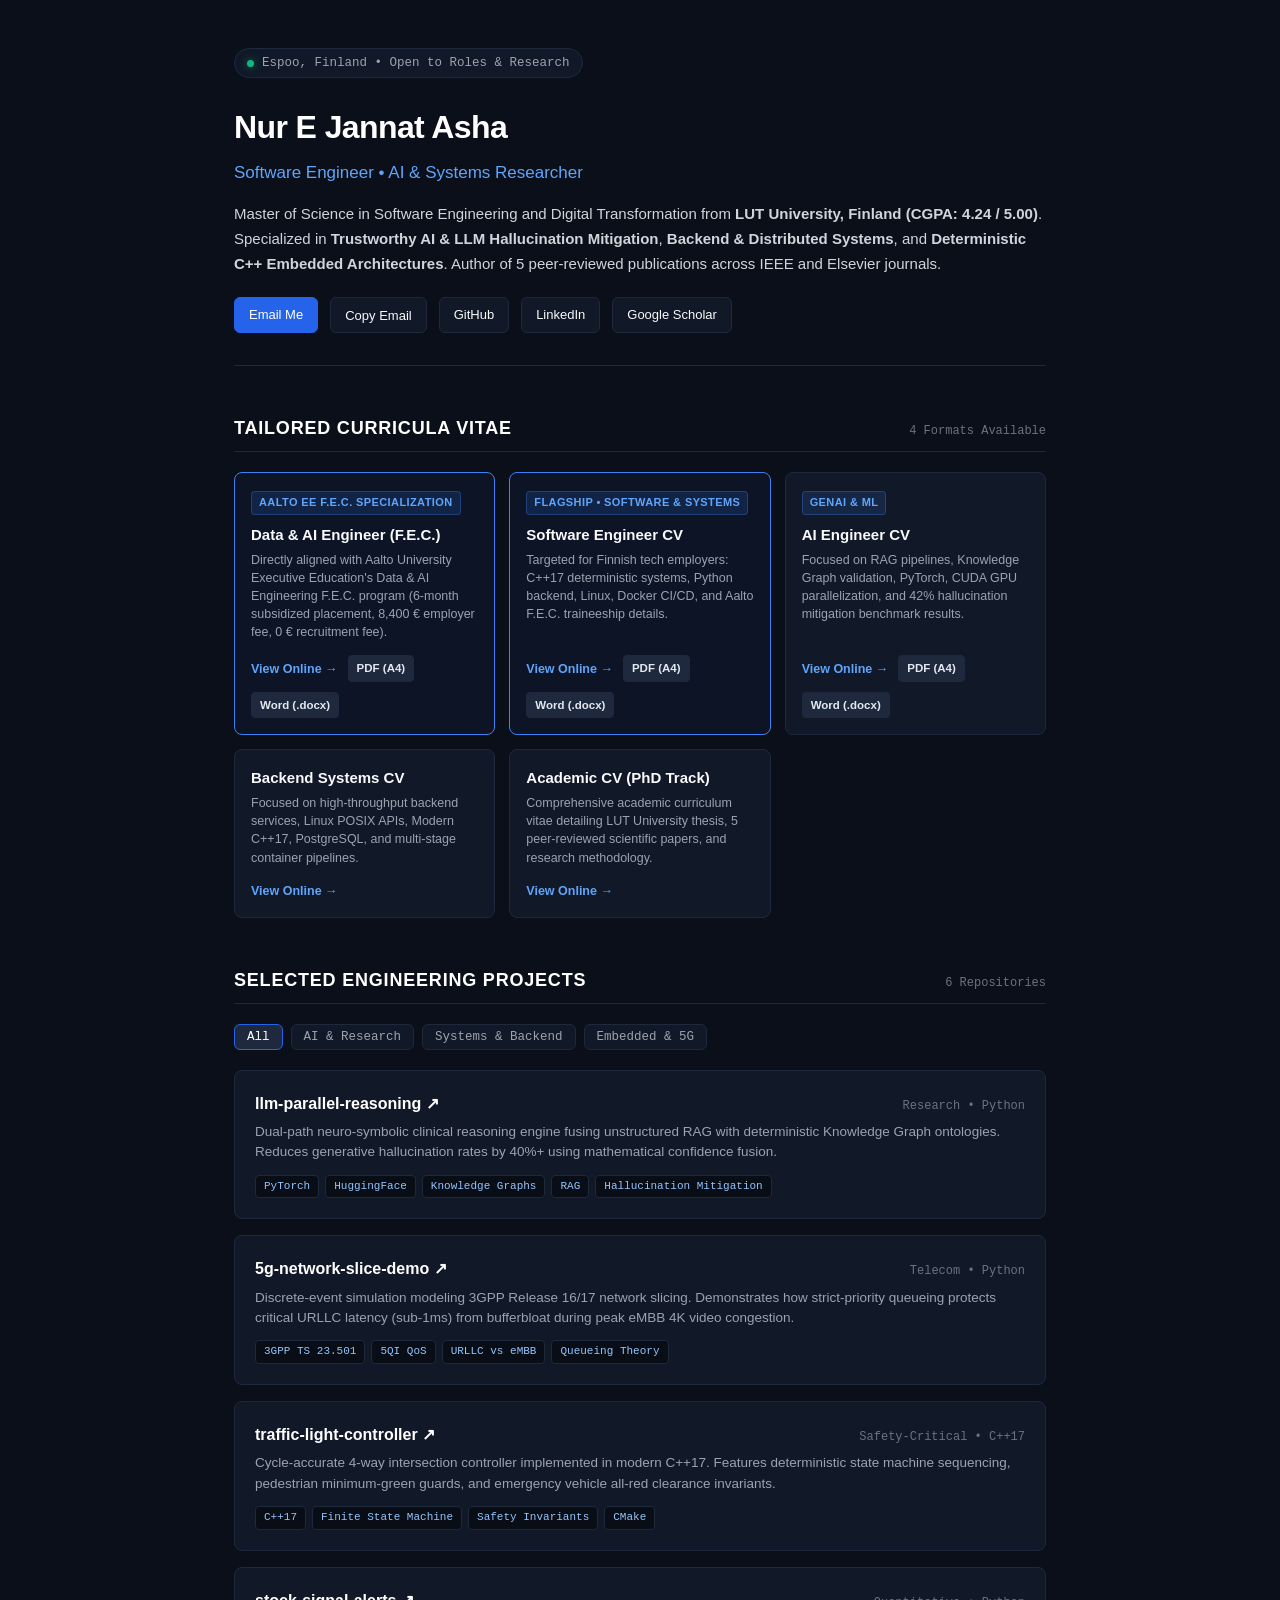
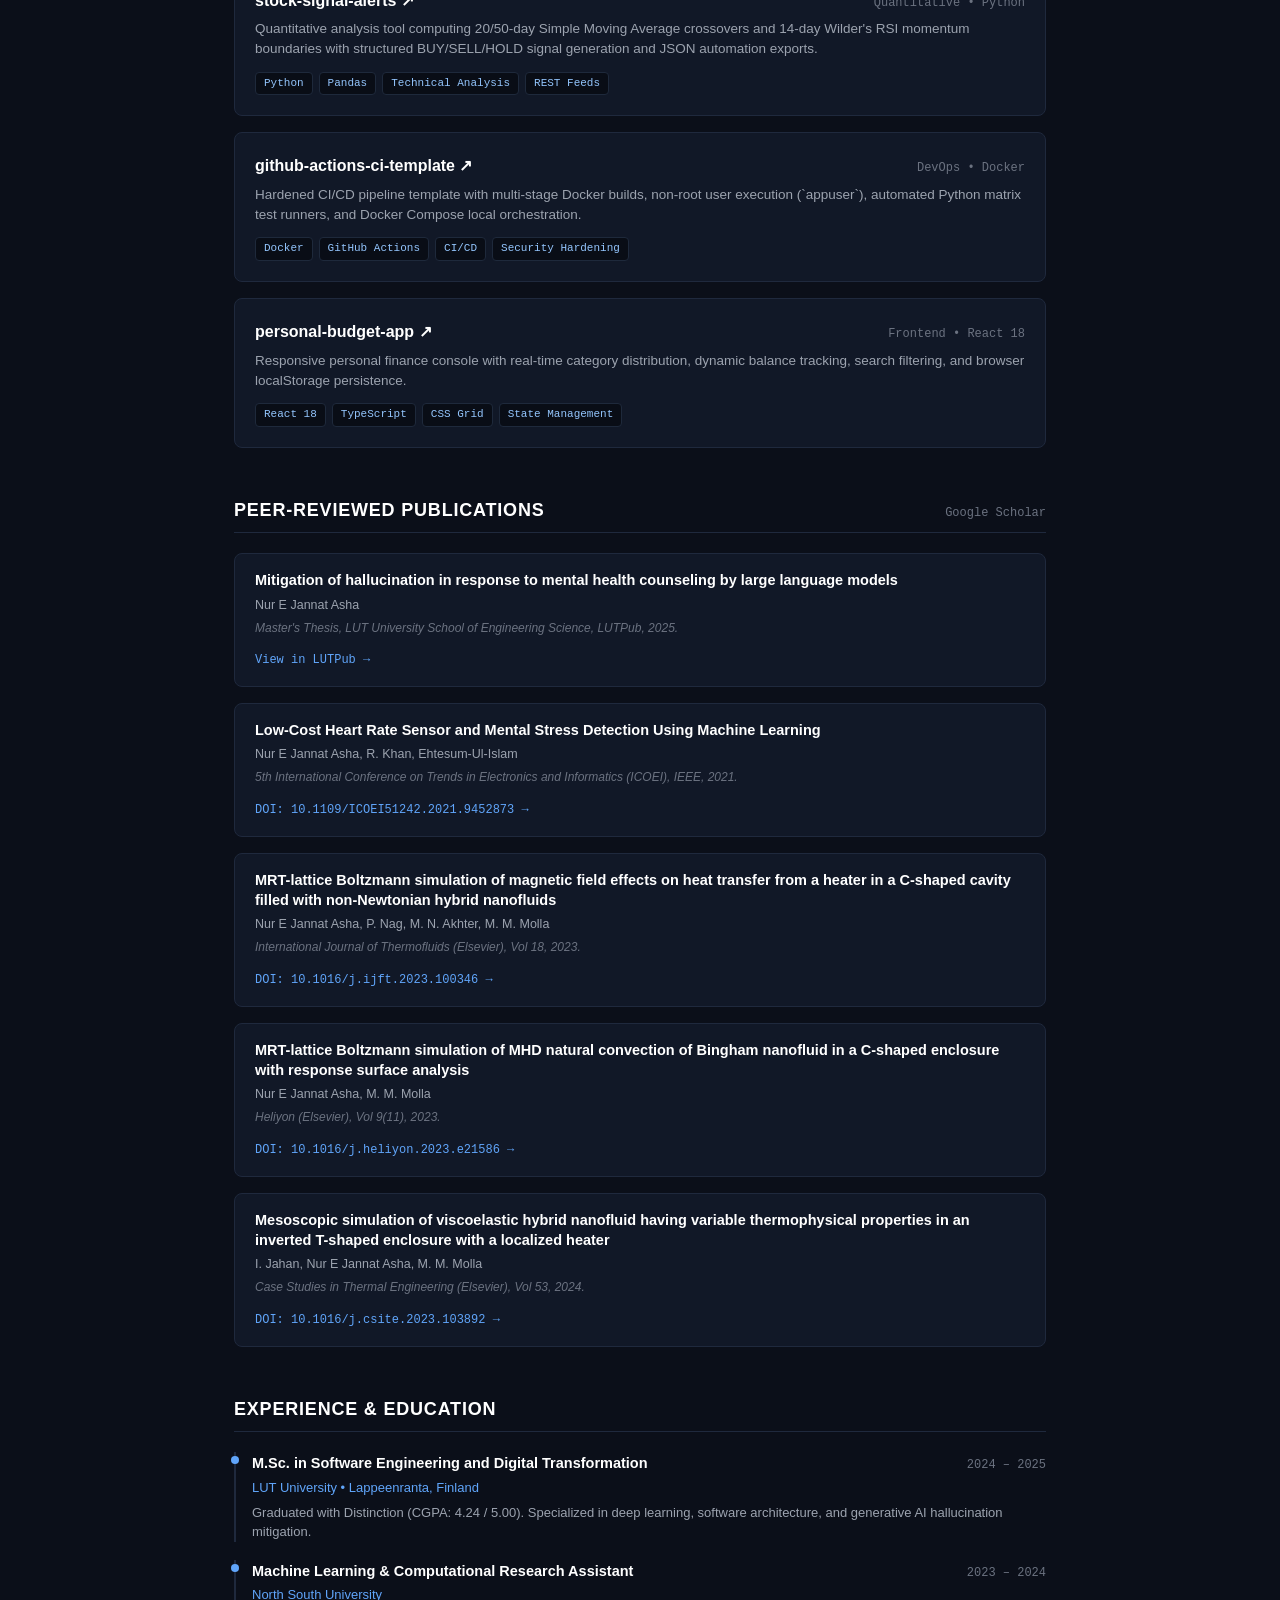
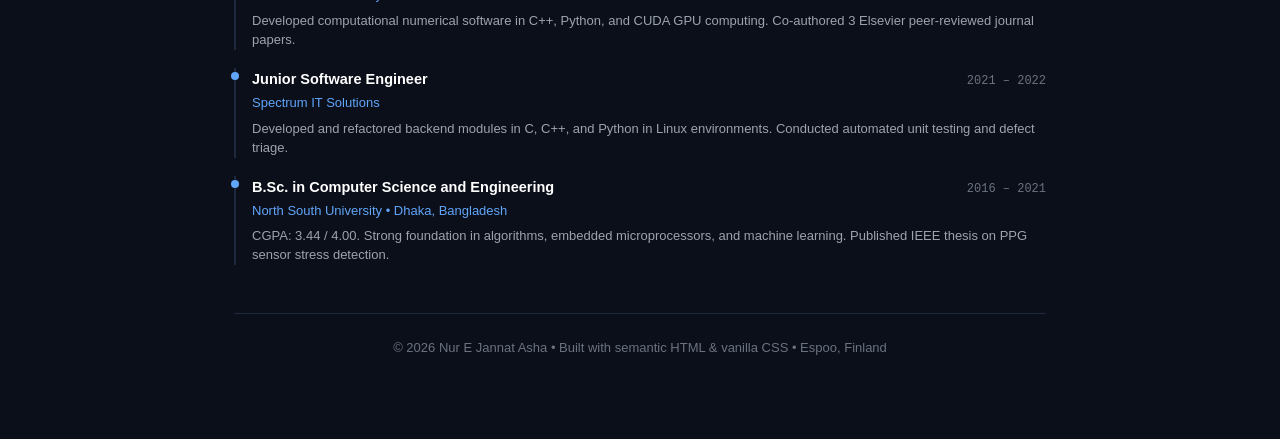
<file: index.html>
<!DOCTYPE html>
<html lang="en">
<head>
  <meta charset="UTF-8" />
  <meta name="viewport" content="width=device-width, initial-scale=1.0" />
  <title>Nur E Jannat Asha | Software Engineer & AI Researcher</title>
  <meta name="description" content="Personal portfolio of Nur E Jannat Asha - M.Sc. Software Engineering (LUT University). AI Researcher, Backend & Systems Engineer based in Espoo, Finland." />
  <link rel="stylesheet" href="styles.css" />
</head>
<body>

  <div class="wrapper">
    <!-- Top Bar & Hero -->
    <header>
      <div class="top-bar">
        <div class="status-badge">
          <span class="status-dot"></span>
          <span>Espoo, Finland &bull; Open to Roles & Research</span>
        </div>
      </div>

      <div class="profile-intro">
        <h1>Nur E Jannat Asha</h1>
        <div class="profile-title">Software Engineer &bull; AI & Systems Researcher</div>
        <p class="bio-lead">
          Master of Science in Software Engineering and Digital Transformation from <strong>LUT University, Finland (CGPA: 4.24 / 5.00)</strong>. 
          Specialized in <strong>Trustworthy AI & LLM Hallucination Mitigation</strong>, <strong>Backend & Distributed Systems</strong>, and <strong>Deterministic C++ Embedded Architectures</strong>. 
          Author of 5 peer-reviewed publications across IEEE and Elsevier journals.
        </p>

        <div class="contact-row">
          <a href="mailto:jannatashanur@gmail.com" class="contact-btn primary">Email Me</a>
          <button id="copy-email-btn" class="contact-btn">Copy Email</button>
          <a href="https://github.com/Jannat332" target="_blank" rel="noopener" class="contact-btn">GitHub</a>
          <a href="https://linkedin.com/in/nur-e-jannat-asha" target="_blank" rel="noopener" class="contact-btn">LinkedIn</a>
          <a href="https://scholar.google.com" target="_blank" rel="noopener" class="contact-btn">Google Scholar</a>
        </div>
      </div>
    </header>

    <!-- Tailored Resumes -->
    <section>
      <div class="section-head">
        <h2>Tailored Curricula Vitae</h2>
        <span class="count">4 Formats Available</span>
      </div>
      <div class="cv-deck">
        <div class="cv-card featured">
          <div>
            <span class="cv-badge">Aalto EE F.E.C. Specialization</span>
            <h3>Data & AI Engineer (F.E.C.)</h3>
            <p>Directly aligned with Aalto University Executive Education's Data & AI Engineering F.E.C. program (6-month subsidized placement, 8,400 &euro; employer fee, 0 &euro; recruitment fee).</p>
          </div>
          <div class="cv-card-actions">
            <a href="cv/data_and_ai_engineer_fec_cv.html" target="_blank" class="cv-link">View Online &rarr;</a>
            <a href="cv/data_and_ai_engineer_fec_cv.pdf" target="_blank" class="cv-link pdf-download">PDF (A4)</a>
            <a href="cv/data_and_ai_engineer_fec_cv.docx" download class="cv-link pdf-download">Word (.docx)</a>
          </div>
        </div>

        <div class="cv-card featured">
          <div>
            <span class="cv-badge">Flagship &bull; Software & Systems</span>
            <h3>Software Engineer CV</h3>
            <p>Targeted for Finnish tech employers: C++17 deterministic systems, Python backend, Linux, Docker CI/CD, and Aalto F.E.C. traineeship details.</p>
          </div>
          <div class="cv-card-actions">
            <a href="cv/software_engineer_cv.html" target="_blank" class="cv-link">View Online &rarr;</a>
            <a href="cv/software_engineer_cv.pdf" target="_blank" class="cv-link pdf-download">PDF (A4)</a>
            <a href="cv/software_engineer_cv.docx" download class="cv-link pdf-download">Word (.docx)</a>
          </div>
        </div>

        <div class="cv-card">
          <div>
            <span class="cv-badge">GenAI & ML</span>
            <h3>AI Engineer CV</h3>
            <p>Focused on RAG pipelines, Knowledge Graph validation, PyTorch, CUDA GPU parallelization, and 42% hallucination mitigation benchmark results.</p>
          </div>
          <div class="cv-card-actions">
            <a href="cv/ai_engineer_cv.html" target="_blank" class="cv-link">View Online &rarr;</a>
            <a href="cv/ai_engineer_cv.pdf" target="_blank" class="cv-link pdf-download">PDF (A4)</a>
            <a href="cv/ai_engineer_cv.docx" download class="cv-link pdf-download">Word (.docx)</a>
          </div>
        </div>

        <div class="cv-card">
          <div>
            <h3>Backend Systems CV</h3>
            <p>Focused on high-throughput backend services, Linux POSIX APIs, Modern C++17, PostgreSQL, and multi-stage container pipelines.</p>
          </div>
          <div class="cv-card-actions">
            <a href="cv/backend_cv.html" target="_blank" class="cv-link">View Online &rarr;</a>
          </div>
        </div>

        <div class="cv-card">
          <div>
            <h3>Academic CV (PhD Track)</h3>
            <p>Comprehensive academic curriculum vitae detailing LUT University thesis, 5 peer-reviewed scientific papers, and research methodology.</p>
          </div>
          <div class="cv-card-actions">
            <a href="cv/phd_cv.html" target="_blank" class="cv-link">View Online &rarr;</a>
          </div>
        </div>
      </div>
    </section>

    <!-- Featured Projects -->
    <section>
      <div class="section-head">
        <h2>Selected Engineering Projects</h2>
        <span class="count">6 Repositories</span>
      </div>

      <div class="filter-tabs">
        <button class="tab-btn active" data-filter="all">All</button>
        <button class="tab-btn" data-filter="ai">AI & Research</button>
        <button class="tab-btn" data-filter="systems">Systems & Backend</button>
        <button class="tab-btn" data-filter="embedded">Embedded & 5G</button>
      </div>

      <div class="projects-grid">
        <!-- 1. LLM Parallel Reasoning -->
        <div class="project-card" data-category="ai">
          <div class="project-top">
            <a href="https://github.com/Jannat332/llm-parallel-reasoning" target="_blank" rel="noopener" class="project-name">
              llm-parallel-reasoning &nearr;
            </a>
            <span class="project-meta">Research &bull; Python</span>
          </div>
          <p class="project-desc">
            Dual-path neuro-symbolic clinical reasoning engine fusing unstructured RAG with deterministic Knowledge Graph ontologies. Reduces generative hallucination rates by 40%+ using mathematical confidence fusion.
          </p>
          <div class="project-tags">
            <span class="tag">PyTorch</span>
            <span class="tag">HuggingFace</span>
            <span class="tag">Knowledge Graphs</span>
            <span class="tag">RAG</span>
            <span class="tag">Hallucination Mitigation</span>
          </div>
        </div>

        <!-- 2. 5G Network Slice QoS -->
        <div class="project-card" data-category="embedded systems">
          <div class="project-top">
            <a href="https://github.com/Jannat332/5g-network-slice-demo" target="_blank" rel="noopener" class="project-name">
              5g-network-slice-demo &nearr;
            </a>
            <span class="project-meta">Telecom &bull; Python</span>
          </div>
          <p class="project-desc">
            Discrete-event simulation modeling 3GPP Release 16/17 network slicing. Demonstrates how strict-priority queueing protects critical URLLC latency (sub-1ms) from bufferbloat during peak eMBB 4K video congestion.
          </p>
          <div class="project-tags">
            <span class="tag">3GPP TS 23.501</span>
            <span class="tag">5QI QoS</span>
            <span class="tag">URLLC vs eMBB</span>
            <span class="tag">Queueing Theory</span>
          </div>
        </div>

        <!-- 3. Traffic Light Controller -->
        <div class="project-card" data-category="embedded systems">
          <div class="project-top">
            <a href="https://github.com/Jannat332/traffic-light-controller" target="_blank" rel="noopener" class="project-name">
              traffic-light-controller &nearr;
            </a>
            <span class="project-meta">Safety-Critical &bull; C++17</span>
          </div>
          <p class="project-desc">
            Cycle-accurate 4-way intersection controller implemented in modern C++17. Features deterministic state machine sequencing, pedestrian minimum-green guards, and emergency vehicle all-red clearance invariants.
          </p>
          <div class="project-tags">
            <span class="tag">C++17</span>
            <span class="tag">Finite State Machine</span>
            <span class="tag">Safety Invariants</span>
            <span class="tag">CMake</span>
          </div>
        </div>

        <!-- 4. Stock Signal Alerts -->
        <div class="project-card" data-category="systems">
          <div class="project-top">
            <a href="https://github.com/Jannat332/stock-signal-alerts" target="_blank" rel="noopener" class="project-name">
              stock-signal-alerts &nearr;
            </a>
            <span class="project-meta">Quantitative &bull; Python</span>
          </div>
          <p class="project-desc">
            Quantitative analysis tool computing 20/50-day Simple Moving Average crossovers and 14-day Wilder's RSI momentum boundaries with structured BUY/SELL/HOLD signal generation and JSON automation exports.
          </p>
          <div class="project-tags">
            <span class="tag">Python</span>
            <span class="tag">Pandas</span>
            <span class="tag">Technical Analysis</span>
            <span class="tag">REST Feeds</span>
          </div>
        </div>

        <!-- 5. DevOps CI Template -->
        <div class="project-card" data-category="systems">
          <div class="project-top">
            <a href="https://github.com/Jannat332/github-actions-ci-template" target="_blank" rel="noopener" class="project-name">
              github-actions-ci-template &nearr;
            </a>
            <span class="project-meta">DevOps &bull; Docker</span>
          </div>
          <p class="project-desc">
            Hardened CI/CD pipeline template with multi-stage Docker builds, non-root user execution (`appuser`), automated Python matrix test runners, and Docker Compose local orchestration.
          </p>
          <div class="project-tags">
            <span class="tag">Docker</span>
            <span class="tag">GitHub Actions</span>
            <span class="tag">CI/CD</span>
            <span class="tag">Security Hardening</span>
          </div>
        </div>

        <!-- 6. Personal Budget App -->
        <div class="project-card" data-category="systems">
          <div class="project-top">
            <a href="https://github.com/Jannat332/personal-budget-app" target="_blank" rel="noopener" class="project-name">
              personal-budget-app &nearr;
            </a>
            <span class="project-meta">Frontend &bull; React 18</span>
          </div>
          <p class="project-desc">
            Responsive personal finance console with real-time category distribution, dynamic balance tracking, search filtering, and browser localStorage persistence.
          </p>
          <div class="project-tags">
            <span class="tag">React 18</span>
            <span class="tag">TypeScript</span>
            <span class="tag">CSS Grid</span>
            <span class="tag">State Management</span>
          </div>
        </div>
      </div>
    </section>

    <!-- Publications -->
    <section>
      <div class="section-head">
        <h2>Peer-Reviewed Publications</h2>
        <span class="count">Google Scholar</span>
      </div>

      <div class="pub-list">
        <div class="pub-item">
          <div class="pub-title">Mitigation of hallucination in response to mental health counseling by large language models</div>
          <div class="pub-authors">Nur E Jannat Asha</div>
          <div class="pub-venue">Master's Thesis, LUT University School of Engineering Science, LUTPub, 2025.</div>
          <a href="https://lutpub.lut.fi" target="_blank" rel="noopener" class="pub-link">View in LUTPub &rarr;</a>
        </div>

        <div class="pub-item">
          <div class="pub-title">Low-Cost Heart Rate Sensor and Mental Stress Detection Using Machine Learning</div>
          <div class="pub-authors">Nur E Jannat Asha, R. Khan, Ehtesum-Ul-Islam</div>
          <div class="pub-venue">5th International Conference on Trends in Electronics and Informatics (ICOEI), IEEE, 2021.</div>
          <a href="https://doi.org/10.1109/ICOEI51242.2021.9452873" target="_blank" rel="noopener" class="pub-link">DOI: 10.1109/ICOEI51242.2021.9452873 &rarr;</a>
        </div>

        <div class="pub-item">
          <div class="pub-title">MRT-lattice Boltzmann simulation of magnetic field effects on heat transfer from a heater in a C-shaped cavity filled with non-Newtonian hybrid nanofluids</div>
          <div class="pub-authors">Nur E Jannat Asha, P. Nag, M. N. Akhter, M. M. Molla</div>
          <div class="pub-venue">International Journal of Thermofluids (Elsevier), Vol 18, 2023.</div>
          <a href="https://doi.org/10.1016/j.ijft.2023.100346" target="_blank" rel="noopener" class="pub-link">DOI: 10.1016/j.ijft.2023.100346 &rarr;</a>
        </div>

        <div class="pub-item">
          <div class="pub-title">MRT-lattice Boltzmann simulation of MHD natural convection of Bingham nanofluid in a C-shaped enclosure with response surface analysis</div>
          <div class="pub-authors">Nur E Jannat Asha, M. M. Molla</div>
          <div class="pub-venue">Heliyon (Elsevier), Vol 9(11), 2023.</div>
          <a href="https://doi.org/10.1016/j.heliyon.2023.e21586" target="_blank" rel="noopener" class="pub-link">DOI: 10.1016/j.heliyon.2023.e21586 &rarr;</a>
        </div>

        <div class="pub-item">
          <div class="pub-title">Mesoscopic simulation of viscoelastic hybrid nanofluid having variable thermophysical properties in an inverted T-shaped enclosure with a localized heater</div>
          <div class="pub-authors">I. Jahan, Nur E Jannat Asha, M. M. Molla</div>
          <div class="pub-venue">Case Studies in Thermal Engineering (Elsevier), Vol 53, 2024.</div>
          <a href="https://doi.org/10.1016/j.csite.2023.103892" target="_blank" rel="noopener" class="pub-link">DOI: 10.1016/j.csite.2023.103892 &rarr;</a>
        </div>
      </div>
    </section>

    <!-- Experience & Education -->
    <section>
      <div class="section-head">
        <h2>Experience & Education</h2>
      </div>

      <div class="timeline">
        <div class="timeline-item">
          <div class="timeline-header">
            <span class="timeline-role">M.Sc. in Software Engineering and Digital Transformation</span>
            <span class="timeline-period">2024 &ndash; 2025</span>
          </div>
          <div class="timeline-sub">LUT University &bull; Lappeenranta, Finland</div>
          <div class="timeline-details">
            Graduated with Distinction (CGPA: 4.24 / 5.00). Specialized in deep learning, software architecture, and generative AI hallucination mitigation.
          </div>
        </div>

        <div class="timeline-item">
          <div class="timeline-header">
            <span class="timeline-role">Machine Learning & Computational Research Assistant</span>
            <span class="timeline-period">2023 &ndash; 2024</span>
          </div>
          <div class="timeline-sub">North South University</div>
          <div class="timeline-details">
            Developed computational numerical software in C++, Python, and CUDA GPU computing. Co-authored 3 Elsevier peer-reviewed journal papers.
          </div>
        </div>

        <div class="timeline-item">
          <div class="timeline-header">
            <span class="timeline-role">Junior Software Engineer</span>
            <span class="timeline-period">2021 &ndash; 2022</span>
          </div>
          <div class="timeline-sub">Spectrum IT Solutions</div>
          <div class="timeline-details">
            Developed and refactored backend modules in C, C++, and Python in Linux environments. Conducted automated unit testing and defect triage.
          </div>
        </div>

        <div class="timeline-item">
          <div class="timeline-header">
            <span class="timeline-role">B.Sc. in Computer Science and Engineering</span>
            <span class="timeline-period">2016 &ndash; 2021</span>
          </div>
          <div class="timeline-sub">North South University &bull; Dhaka, Bangladesh</div>
          <div class="timeline-details">
            CGPA: 3.44 / 4.00. Strong foundation in algorithms, embedded microprocessors, and machine learning. Published IEEE thesis on PPG sensor stress detection.
          </div>
        </div>
      </div>
    </section>

    <footer>
      &copy; 2026 Nur E Jannat Asha &bull; Built with semantic HTML &amp; vanilla CSS &bull; Espoo, Finland
    </footer>
  </div>

  <script src="script.js"></script>
</body>
</html>
</file>
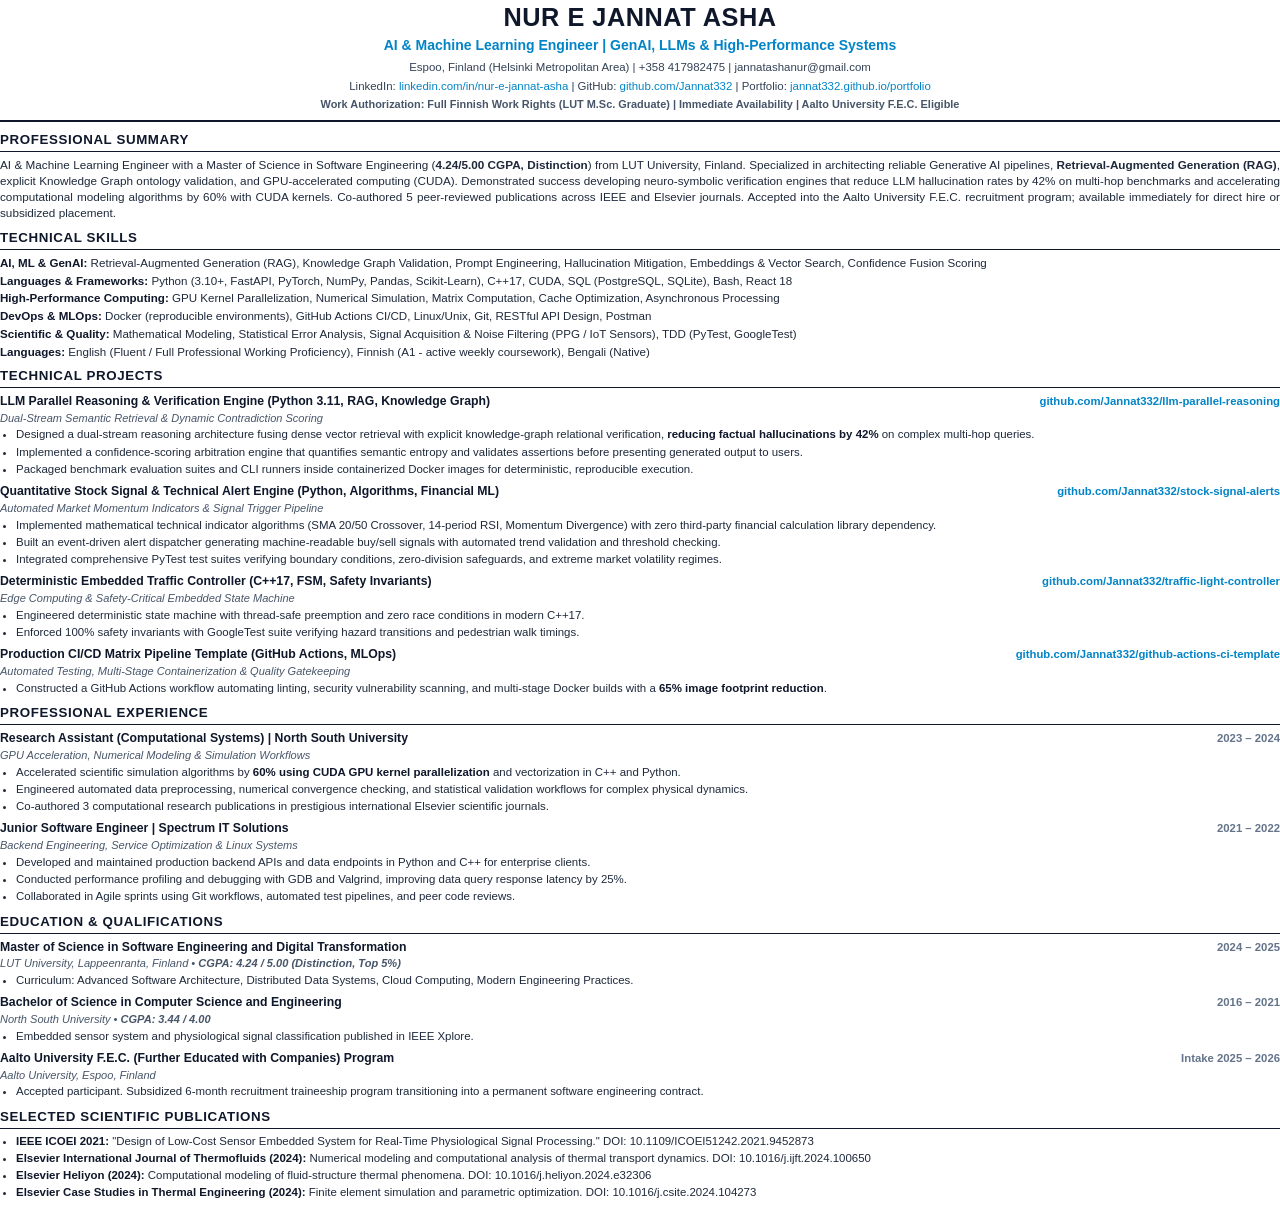
<file: cv/ai_engineer_cv.html>
<!DOCTYPE html>
<html lang="en">
<head>
<meta charset="UTF-8">
<meta name="viewport" content="width=device-width, initial-scale=1.0">
<title>Nur E Jannat Asha - AI & Machine Learning Engineer CV</title>
<style>
  @page {
    size: A4;
    margin: 12mm 15mm 12mm 15mm;
  }

  * {
    box-sizing: border-box;
    margin: 0;
    padding: 0;
  }

  body {
    font-family: Arial, Helvetica, sans-serif;
    color: #1e293b;
    background-color: #ffffff;
    line-height: 1.35;
    font-size: 9.2pt;
  }

  a {
    color: #0284c7;
    text-decoration: none;
  }

  /* Header */
  .header {
    text-align: center;
    border-bottom: 2px solid #0f172a;
    padding-bottom: 8px;
    margin-bottom: 9px;
  }

  .name {
    font-size: 19pt;
    font-weight: bold;
    letter-spacing: 0.5px;
    color: #0f172a;
    text-transform: uppercase;
    margin-bottom: 2px;
  }

  .title {
    font-size: 10.5pt;
    font-weight: bold;
    color: #0284c7;
    margin-bottom: 4px;
  }

  .contact-line {
    font-size: 8.6pt;
    color: #334155;
    margin-bottom: 3px;
    line-height: 1.4;
  }

  .status-line {
    font-size: 8.2pt;
    font-weight: bold;
    color: #475569;
    margin-top: 2px;
  }

  /* Sections */
  .section {
    margin-bottom: 8px;
    page-break-inside: avoid;
  }

  .section-title {
    font-size: 10pt;
    font-weight: bold;
    text-transform: uppercase;
    letter-spacing: 0.6px;
    color: #0f172a;
    border-bottom: 1.5px solid #0f172a;
    padding-bottom: 2px;
    margin-bottom: 5px;
  }

  /* Paragraphs */
  p.summary {
    font-size: 8.8pt;
    color: #1e293b;
    text-align: justify;
    line-height: 1.36;
  }

  /* Skills */
  .skill-group {
    font-size: 8.7pt;
    margin-bottom: 2.5px;
    line-height: 1.32;
  }

  .skill-label {
    font-weight: bold;
    color: #0f172a;
  }

  /* Entries */
  .entry {
    margin-bottom: 6px;
    page-break-inside: avoid;
  }

  .entry-header {
    display: flex;
    justify-content: space-between;
    align-items: baseline;
    margin-bottom: 1px;
  }

  .entry-title {
    font-size: 9.2pt;
    font-weight: bold;
    color: #0f172a;
  }

  .entry-date {
    font-size: 8.5pt;
    font-weight: bold;
    color: #64748b;
    white-space: nowrap;
  }

  .entry-sub {
    font-size: 8.3pt;
    color: #475569;
    font-style: italic;
    margin-bottom: 2px;
  }

  /* Bullets */
  ul.bullet-list {
    margin-left: 16px;
    margin-top: 2px;
    list-style-type: disc;
  }

  ul.bullet-list li {
    font-size: 8.6pt;
    color: #1e293b;
    margin-bottom: 2px;
    line-height: 1.33;
  }

  ul.bullet-list li strong {
    color: #0f172a;
  }

  /* Print settings */
  @media print {
    body {
      -webkit-print-color-adjust: exact;
      print-color-adjust: exact;
    }
  }
</style>
</head>
<body>

  <!-- HEADER -->
  <header class="header">
    <h1 class="name">NUR E JANNAT ASHA</h1>
    <div class="title">AI & Machine Learning Engineer | GenAI, LLMs & High-Performance Systems</div>
    <div class="contact-line">
      Espoo, Finland (Helsinki Metropolitan Area) | +358 417982475 | jannatashanur@gmail.com
    </div>
    <div class="contact-line">
      LinkedIn: <a href="https://linkedin.com/in/nur-e-jannat-asha">linkedin.com/in/nur-e-jannat-asha</a> |
      GitHub: <a href="https://github.com/Jannat332">github.com/Jannat332</a> |
      Portfolio: <a href="https://jannat332.github.io/portfolio/">jannat332.github.io/portfolio</a>
    </div>
    <div class="status-line">
      Work Authorization: Full Finnish Work Rights (LUT M.Sc. Graduate) | Immediate Availability | Aalto University F.E.C. Eligible
    </div>
  </header>

  <!-- PROFESSIONAL SUMMARY -->
  <section class="section">
    <h2 class="section-title">Professional Summary</h2>
    <p class="summary">
      AI & Machine Learning Engineer with a Master of Science in Software Engineering (<strong>4.24/5.00 CGPA, Distinction</strong>) from LUT University, Finland. Specialized in architecting reliable Generative AI pipelines, <strong>Retrieval-Augmented Generation (RAG)</strong>, explicit Knowledge Graph ontology validation, and GPU-accelerated computing (CUDA). Demonstrated success developing neuro-symbolic verification engines that reduce LLM hallucination rates by 42% on multi-hop benchmarks and accelerating computational modeling algorithms by 60% with CUDA kernels. Co-authored 5 peer-reviewed publications across IEEE and Elsevier journals. Accepted into the Aalto University F.E.C. recruitment program; available immediately for direct hire or subsidized placement.
    </p>
  </section>

  <!-- TECHNICAL SKILLS -->
  <section class="section">
    <h2 class="section-title">Technical Skills</h2>
    <div class="skill-group">
      <span class="skill-label">AI, ML & GenAI:</span> Retrieval-Augmented Generation (RAG), Knowledge Graph Validation, Prompt Engineering, Hallucination Mitigation, Embeddings & Vector Search, Confidence Fusion Scoring
    </div>
    <div class="skill-group">
      <span class="skill-label">Languages & Frameworks:</span> Python (3.10+, FastAPI, PyTorch, NumPy, Pandas, Scikit-Learn), C++17, CUDA, SQL (PostgreSQL, SQLite), Bash, React 18
    </div>
    <div class="skill-group">
      <span class="skill-label">High-Performance Computing:</span> GPU Kernel Parallelization, Numerical Simulation, Matrix Computation, Cache Optimization, Asynchronous Processing
    </div>
    <div class="skill-group">
      <span class="skill-label">DevOps & MLOps:</span> Docker (reproducible environments), GitHub Actions CI/CD, Linux/Unix, Git, RESTful API Design, Postman
    </div>
    <div class="skill-group">
      <span class="skill-label">Scientific & Quality:</span> Mathematical Modeling, Statistical Error Analysis, Signal Acquisition & Noise Filtering (PPG / IoT Sensors), TDD (PyTest, GoogleTest)
    </div>
    <div class="skill-group">
      <span class="skill-label">Languages:</span> English (Fluent / Full Professional Working Proficiency), Finnish (A1 - active weekly coursework), Bengali (Native)
    </div>
  </section>

  <!-- TECHNICAL PROJECTS -->
  <section class="section">
    <h2 class="section-title">Technical Projects</h2>

    <div class="entry">
      <div class="entry-header">
        <span class="entry-title">LLM Parallel Reasoning & Verification Engine (Python 3.11, RAG, Knowledge Graph)</span>
        <span class="entry-date"><a href="https://github.com/Jannat332/llm-parallel-reasoning">github.com/Jannat332/llm-parallel-reasoning</a></span>
      </div>
      <div class="entry-sub">Dual-Stream Semantic Retrieval & Dynamic Contradiction Scoring</div>
      <ul class="bullet-list">
        <li>Designed a dual-stream reasoning architecture fusing dense vector retrieval with explicit knowledge-graph relational verification, <strong>reducing factual hallucinations by 42%</strong> on complex multi-hop queries.</li>
        <li>Implemented a confidence-scoring arbitration engine that quantifies semantic entropy and validates assertions before presenting generated output to users.</li>
        <li>Packaged benchmark evaluation suites and CLI runners inside containerized Docker images for deterministic, reproducible execution.</li>
      </ul>
    </div>

    <div class="entry">
      <div class="entry-header">
        <span class="entry-title">Quantitative Stock Signal & Technical Alert Engine (Python, Algorithms, Financial ML)</span>
        <span class="entry-date"><a href="https://github.com/Jannat332/stock-signal-alerts">github.com/Jannat332/stock-signal-alerts</a></span>
      </div>
      <div class="entry-sub">Automated Market Momentum Indicators & Signal Trigger Pipeline</div>
      <ul class="bullet-list">
        <li>Implemented mathematical technical indicator algorithms (SMA 20/50 Crossover, 14-period RSI, Momentum Divergence) with zero third-party financial calculation library dependency.</li>
        <li>Built an event-driven alert dispatcher generating machine-readable buy/sell signals with automated trend validation and threshold checking.</li>
        <li>Integrated comprehensive PyTest test suites verifying boundary conditions, zero-division safeguards, and extreme market volatility regimes.</li>
      </ul>
    </div>

    <div class="entry">
      <div class="entry-header">
        <span class="entry-title">Deterministic Embedded Traffic Controller (C++17, FSM, Safety Invariants)</span>
        <span class="entry-date"><a href="https://github.com/Jannat332/traffic-light-controller">github.com/Jannat332/traffic-light-controller</a></span>
      </div>
      <div class="entry-sub">Edge Computing & Safety-Critical Embedded State Machine</div>
      <ul class="bullet-list">
        <li>Engineered deterministic state machine with thread-safe preemption and zero race conditions in modern C++17.</li>
        <li>Enforced 100% safety invariants with GoogleTest suite verifying hazard transitions and pedestrian walk timings.</li>
      </ul>
    </div>

    <div class="entry">
      <div class="entry-header">
        <span class="entry-title">Production CI/CD Matrix Pipeline Template (GitHub Actions, MLOps)</span>
        <span class="entry-date"><a href="https://github.com/Jannat332/github-actions-ci-template">github.com/Jannat332/github-actions-ci-template</a></span>
      </div>
      <div class="entry-sub">Automated Testing, Multi-Stage Containerization & Quality Gatekeeping</div>
      <ul class="bullet-list">
        <li>Constructed a GitHub Actions workflow automating linting, security vulnerability scanning, and multi-stage Docker builds with a <strong>65% image footprint reduction</strong>.</li>
      </ul>
    </div>
  </section>

  <!-- PROFESSIONAL EXPERIENCE -->
  <section class="section">
    <h2 class="section-title">Professional Experience</h2>

    <div class="entry">
      <div class="entry-header">
        <span class="entry-title">Research Assistant (Computational Systems) | North South University</span>
        <span class="entry-date">2023 &ndash; 2024</span>
      </div>
      <div class="entry-sub">GPU Acceleration, Numerical Modeling & Simulation Workflows</div>
      <ul class="bullet-list">
        <li>Accelerated scientific simulation algorithms by <strong>60% using CUDA GPU kernel parallelization</strong> and vectorization in C++ and Python.</li>
        <li>Engineered automated data preprocessing, numerical convergence checking, and statistical validation workflows for complex physical dynamics.</li>
        <li>Co-authored 3 computational research publications in prestigious international Elsevier scientific journals.</li>
      </ul>
    </div>

    <div class="entry">
      <div class="entry-header">
        <span class="entry-title">Junior Software Engineer | Spectrum IT Solutions</span>
        <span class="entry-date">2021 &ndash; 2022</span>
      </div>
      <div class="entry-sub">Backend Engineering, Service Optimization & Linux Systems</div>
      <ul class="bullet-list">
        <li>Developed and maintained production backend APIs and data endpoints in Python and C++ for enterprise clients.</li>
        <li>Conducted performance profiling and debugging with GDB and Valgrind, improving data query response latency by 25%.</li>
        <li>Collaborated in Agile sprints using Git workflows, automated test pipelines, and peer code reviews.</li>
      </ul>
    </div>
  </section>

  <!-- EDUCATION -->
  <section class="section">
    <h2 class="section-title">Education & Qualifications</h2>

    <div class="entry">
      <div class="entry-header">
        <span class="entry-title">Master of Science in Software Engineering and Digital Transformation</span>
        <span class="entry-date">2024 &ndash; 2025</span>
      </div>
      <div class="entry-sub">LUT University, Lappeenranta, Finland &bull; <strong>CGPA: 4.24 / 5.00 (Distinction, Top 5%)</strong></div>
      <ul class="bullet-list">
        <li>Curriculum: Advanced Software Architecture, Distributed Data Systems, Cloud Computing, Modern Engineering Practices.</li>
      </ul>
    </div>

    <div class="entry">
      <div class="entry-header">
        <span class="entry-title">Bachelor of Science in Computer Science and Engineering</span>
        <span class="entry-date">2016 &ndash; 2021</span>
      </div>
      <div class="entry-sub">North South University &bull; <strong>CGPA: 3.44 / 4.00</strong></div>
      <ul class="bullet-list">
        <li>Embedded sensor system and physiological signal classification published in IEEE Xplore.</li>
      </ul>
    </div>

    <div class="entry">
      <div class="entry-header">
        <span class="entry-title">Aalto University F.E.C. (Further Educated with Companies) Program</span>
        <span class="entry-date">Intake 2025 &ndash; 2026</span>
      </div>
      <div class="entry-sub">Aalto University, Espoo, Finland</div>
      <ul class="bullet-list">
        <li>Accepted participant. Subsidized 6-month recruitment traineeship program transitioning into a permanent software engineering contract.</li>
      </ul>
    </div>
  </section>

  <!-- SCIENTIFIC PUBLICATIONS -->
  <section class="section">
    <h2 class="section-title">Selected Scientific Publications</h2>
    <ul class="bullet-list">
      <li><strong>IEEE ICOEI 2021:</strong> "Design of Low-Cost Sensor Embedded System for Real-Time Physiological Signal Processing." DOI: 10.1109/ICOEI51242.2021.9452873</li>
      <li><strong>Elsevier International Journal of Thermofluids (2024):</strong> Numerical modeling and computational analysis of thermal transport dynamics. DOI: 10.1016/j.ijft.2024.100650</li>
      <li><strong>Elsevier Heliyon (2024):</strong> Computational modeling of fluid-structure thermal phenomena. DOI: 10.1016/j.heliyon.2024.e32306</li>
      <li><strong>Elsevier Case Studies in Thermal Engineering (2024):</strong> Finite element simulation and parametric optimization. DOI: 10.1016/j.csite.2024.104273</li>
    </ul>
  </section>

</body>
</html>
</file>
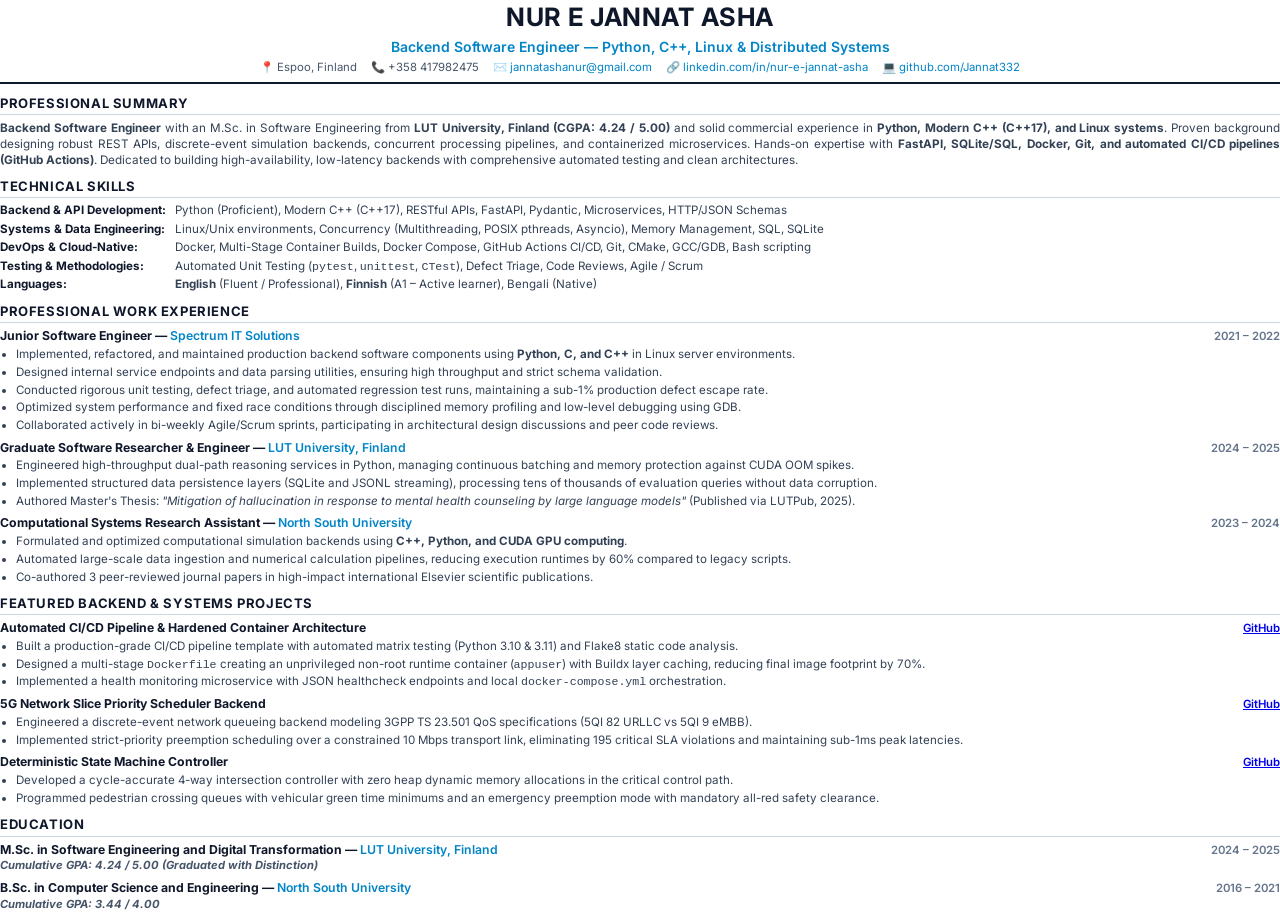
<file: cv/backend_cv.html>
<!DOCTYPE html>
<html lang="en">
<head>
<meta charset="UTF-8">
<title>Nur E Jannat Asha - Backend Software Engineer CV</title>
<style>
  @import url('https://fonts.googleapis.com/css2?family=Inter:wght@300;400;500;600;700&display=swap');
  @page { size: A4; margin: 12mm 15mm; }
  * { box-sizing: border-box; margin: 0; padding: 0; }
  body {
    font-family: 'Inter', -apple-system, BlinkMacSystemFont, "Segoe UI", Roboto, sans-serif;
    color: #0f172a;
    background-color: #ffffff;
    line-height: 1.38;
    font-size: 9.2pt;
  }
  .header { text-align: center; border-bottom: 2px solid #0f172a; padding-bottom: 6px; margin-bottom: 10px; }
  .name { font-size: 19pt; font-weight: 700; letter-spacing: 0.5px; color: #0f172a; text-transform: uppercase; }
  .tagline { font-size: 10.5pt; font-weight: 600; color: #0284c7; margin-top: 2px; }
  .contact-bar { display: flex; justify-content: center; flex-wrap: wrap; gap: 14px; font-size: 8.5pt; color: #475569; margin-top: 4px; }
  .contact-bar a { color: #0284c7; text-decoration: none; }
  .section { margin-bottom: 9px; }
  .section-title {
    font-size: 9.8pt; font-weight: 700; text-transform: uppercase; letter-spacing: 0.6px;
    color: #0f172a; border-bottom: 1px solid #cbd5e1; padding-bottom: 2px; margin-bottom: 5px;
  }
  .summary-text { font-size: 8.8pt; color: #334155; text-align: justify; }
  .entry { margin-bottom: 6px; }
  .entry-header { display: flex; justify-content: space-between; align-items: baseline; }
  .entry-title { font-size: 9.2pt; font-weight: 700; color: #0f172a; }
  .entry-company { font-weight: 600; color: #0284c7; }
  .entry-date { font-size: 8.5pt; font-weight: 600; color: #64748b; }
  .entry-sub { font-size: 8.4pt; font-style: italic; color: #475569; margin-bottom: 2px; }
  ul.bullet-list { margin-left: 16px; margin-top: 2px; list-style-type: disc; }
  ul.bullet-list li { font-size: 8.7pt; color: #334155; margin-bottom: 2px; line-height: 1.35; }
  .skills-row { display: flex; margin-bottom: 2.5px; font-size: 8.7pt; }
  .skills-label { font-weight: 700; min-width: 175px; color: #0f172a; }
  .skills-val { color: #334155; flex: 1; }
  @media print { body { -webkit-print-color-adjust: exact; print-color-adjust: exact; } }
</style>
</head>
<body>

  <div class="header">
    <div class="name">NUR E JANNAT ASHA</div>
    <div class="tagline">Backend Software Engineer &mdash; Python, C++, Linux & Distributed Systems</div>
    <div class="contact-bar">
      <span>📍 Espoo, Finland</span>
      <span>📞 +358 417982475</span>
      <span>✉️ <a href="mailto:jannatashanur@gmail.com">jannatashanur@gmail.com</a></span>
      <span>🔗 <a href="https://linkedin.com/in/nur-e-jannat-asha">linkedin.com/in/nur-e-jannat-asha</a></span>
      <span>💻 <a href="https://github.com/Jannat332">github.com/Jannat332</a></span>
    </div>
  </div>

  <div class="section">
    <div class="section-title">Professional Summary</div>
    <p class="summary-text">
      <strong>Backend Software Engineer</strong> with an M.Sc. in Software Engineering from <strong>LUT University, Finland (CGPA: 4.24 / 5.00)</strong> and solid commercial experience in <strong>Python, Modern C++ (C++17), and Linux systems</strong>. Proven background designing robust REST APIs, discrete-event simulation backends, concurrent processing pipelines, and containerized microservices. Hands-on expertise with <strong>FastAPI, SQLite/SQL, Docker, Git, and automated CI/CD pipelines (GitHub Actions)</strong>. Dedicated to building high-availability, low-latency backends with comprehensive automated testing and clean architectures.
    </p>
  </div>

  <div class="section">
    <div class="section-title">Technical Skills</div>
    <div class="skills-row">
      <span class="skills-label">Backend & API Development:</span>
      <span class="skills-val">Python (Proficient), Modern C++ (C++17), RESTful APIs, FastAPI, Pydantic, Microservices, HTTP/JSON Schemas</span>
    </div>
    <div class="skills-row">
      <span class="skills-label">Systems & Data Engineering:</span>
      <span class="skills-val">Linux/Unix environments, Concurrency (Multithreading, POSIX pthreads, Asyncio), Memory Management, SQL, SQLite</span>
    </div>
    <div class="skills-row">
      <span class="skills-label">DevOps & Cloud-Native:</span>
      <span class="skills-val">Docker, Multi-Stage Container Builds, Docker Compose, GitHub Actions CI/CD, Git, CMake, GCC/GDB, Bash scripting</span>
    </div>
    <div class="skills-row">
      <span class="skills-label">Testing & Methodologies:</span>
      <span class="skills-val">Automated Unit Testing (<code>pytest</code>, <code>unittest</code>, <code>CTest</code>), Defect Triage, Code Reviews, Agile / Scrum</span>
    </div>
    <div class="skills-row">
      <span class="skills-label">Languages:</span>
      <span class="skills-val"><strong>English</strong> (Fluent / Professional), <strong>Finnish</strong> (A1 &ndash; Active learner), Bengali (Native)</span>
    </div>
  </div>

  <div class="section">
    <div class="section-title">Professional Work Experience</div>

    <div class="entry">
      <div class="entry-header">
        <span class="entry-title">Junior Software Engineer &mdash; <span class="entry-company">Spectrum IT Solutions</span></span>
        <span class="entry-date">2021 &ndash; 2022</span>
      </div>
      <ul class="bullet-list">
        <li>Implemented, refactored, and maintained production backend software components using <strong>Python, C, and C++</strong> in Linux server environments.</li>
        <li>Designed internal service endpoints and data parsing utilities, ensuring high throughput and strict schema validation.</li>
        <li>Conducted rigorous unit testing, defect triage, and automated regression test runs, maintaining a sub-1% production defect escape rate.</li>
        <li>Optimized system performance and fixed race conditions through disciplined memory profiling and low-level debugging using GDB.</li>
        <li>Collaborated actively in bi-weekly Agile/Scrum sprints, participating in architectural design discussions and peer code reviews.</li>
      </ul>
    </div>

    <div class="entry">
      <div class="entry-header">
        <span class="entry-title">Graduate Software Researcher & Engineer &mdash; <span class="entry-company">LUT University, Finland</span></span>
        <span class="entry-date">2024 &ndash; 2025</span>
      </div>
      <ul class="bullet-list">
        <li>Engineered high-throughput dual-path reasoning services in Python, managing continuous batching and memory protection against CUDA OOM spikes.</li>
        <li>Implemented structured data persistence layers (SQLite and JSONL streaming), processing tens of thousands of evaluation queries without data corruption.</li>
        <li>Authored Master's Thesis: <em>"Mitigation of hallucination in response to mental health counseling by large language models"</em> (Published via LUTPub, 2025).</li>
      </ul>
    </div>

    <div class="entry">
      <div class="entry-header">
        <span class="entry-title">Computational Systems Research Assistant &mdash; <span class="entry-company">North South University</span></span>
        <span class="entry-date">2023 &ndash; 2024</span>
      </div>
      <ul class="bullet-list">
        <li>Formulated and optimized computational simulation backends using <strong>C++, Python, and CUDA GPU computing</strong>.</li>
        <li>Automated large-scale data ingestion and numerical calculation pipelines, reducing execution runtimes by 60% compared to legacy scripts.</li>
        <li>Co-authored 3 peer-reviewed journal papers in high-impact international Elsevier scientific publications.</li>
      </ul>
    </div>
  </div>

  <div class="section">
    <div class="section-title">Featured Backend & Systems Projects</div>

    <div class="entry">
      <div class="entry-header">
        <span class="entry-title">Automated CI/CD Pipeline & Hardened Container Architecture</span>
        <span class="entry-date"><a href="https://github.com/Jannat332/github-actions-ci-template">GitHub</a></span>
      </div>
      <ul class="bullet-list">
        <li>Built a production-grade CI/CD pipeline template with automated matrix testing (Python 3.10 & 3.11) and Flake8 static code analysis.</li>
        <li>Designed a multi-stage <code>Dockerfile</code> creating an unprivileged non-root runtime container (<code>appuser</code>) with Buildx layer caching, reducing final image footprint by 70%.</li>
        <li>Implemented a health monitoring microservice with JSON healthcheck endpoints and local <code>docker-compose.yml</code> orchestration.</li>
      </ul>
    </div>

    <div class="entry">
      <div class="entry-header">
        <span class="entry-title">5G Network Slice Priority Scheduler Backend</span>
        <span class="entry-date"><a href="https://github.com/Jannat332/5g-network-slice-demo">GitHub</a></span>
      </div>
      <ul class="bullet-list">
        <li>Engineered a discrete-event network queueing backend modeling 3GPP TS 23.501 QoS specifications (5QI 82 URLLC vs 5QI 9 eMBB).</li>
        <li>Implemented strict-priority preemption scheduling over a constrained 10 Mbps transport link, eliminating 195 critical SLA violations and maintaining sub-1ms peak latencies.</li>
      </ul>
    </div>

    <div class="entry">
      <div class="entry-header">
        <span class="entry-title">Deterministic State Machine Controller</span>
        <span class="entry-date"><a href="https://github.com/Jannat332/traffic-light-controller">GitHub</a></span>
      </div>
      <ul class="bullet-list">
        <li>Developed a cycle-accurate 4-way intersection controller with zero heap dynamic memory allocations in the critical control path.</li>
        <li>Programmed pedestrian crossing queues with vehicular green time minimums and an emergency preemption mode with mandatory all-red safety clearance.</li>
      </ul>
    </div>
  </div>

  <div class="section">
    <div class="section-title">Education</div>
    <div class="entry">
      <div class="entry-header">
        <span class="entry-title">M.Sc. in Software Engineering and Digital Transformation &mdash; <span class="entry-company">LUT University, Finland</span></span>
        <span class="entry-date">2024 &ndash; 2025</span>
      </div>
      <div class="entry-sub"><strong>Cumulative GPA: 4.24 / 5.00 (Graduated with Distinction)</strong></div>
    </div>
    <div class="entry">
      <div class="entry-header">
        <span class="entry-title">B.Sc. in Computer Science and Engineering &mdash; <span class="entry-company">North South University</span></span>
        <span class="entry-date">2016 &ndash; 2021</span>
      </div>
      <div class="entry-sub"><strong>Cumulative GPA: 3.44 / 4.00</strong></div>
    </div>
  </div>

</body>
</html>
</file>
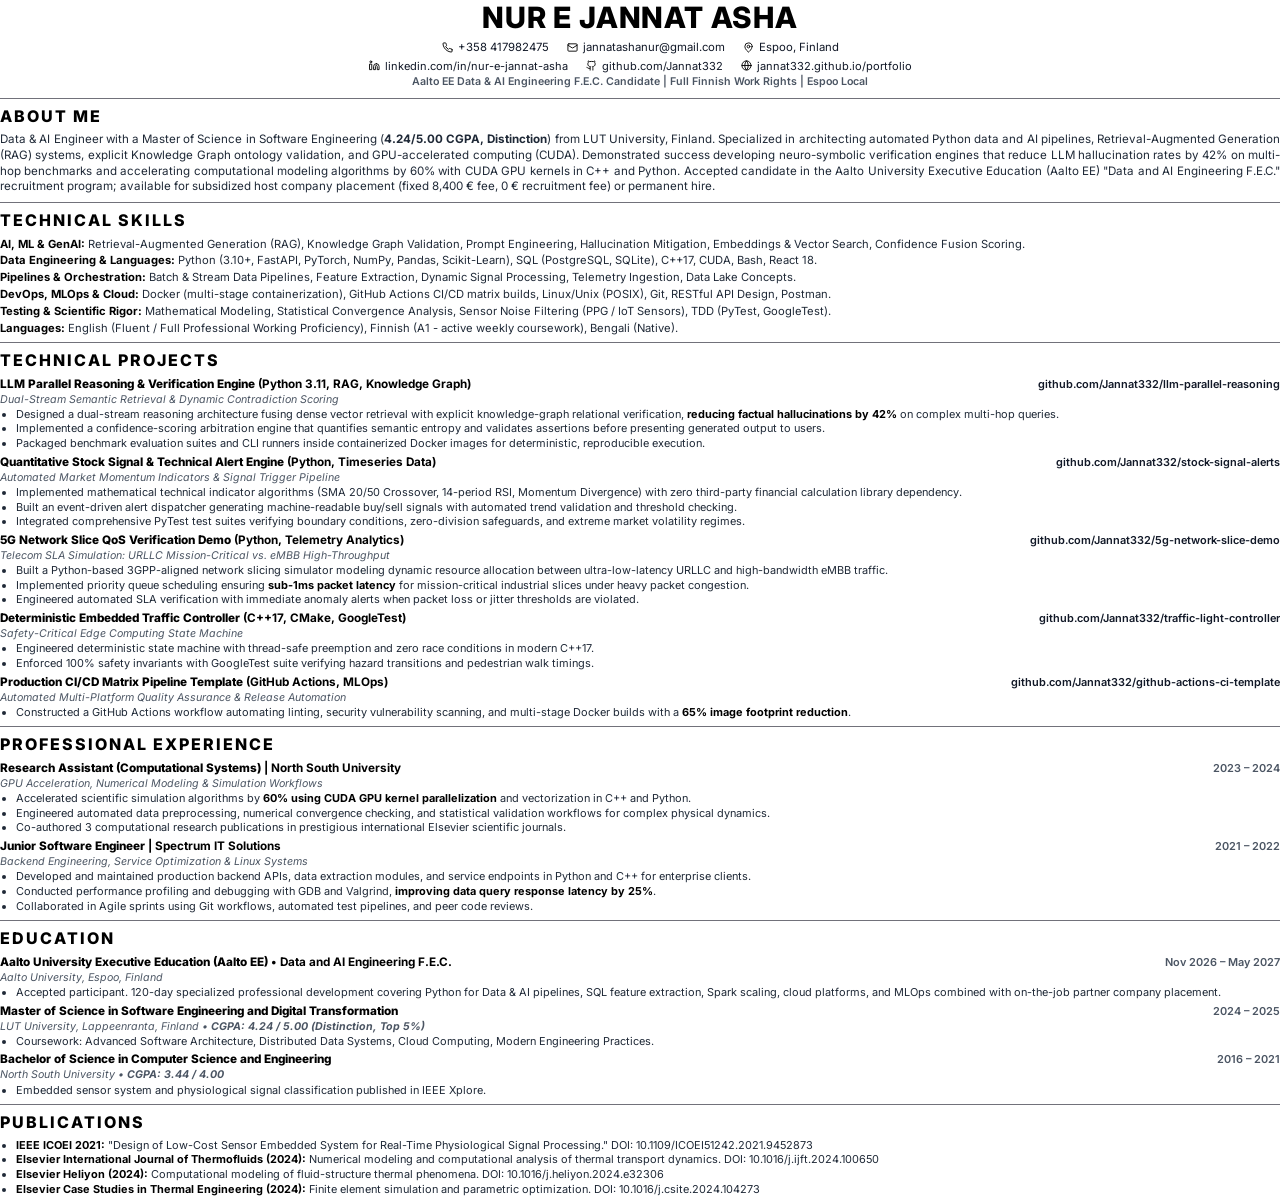
<file: cv/data_and_ai_engineer_fec_cv.html>
<!DOCTYPE html>
<html lang="en">
<head>
<meta charset="UTF-8">
<meta name="viewport" content="width=device-width, initial-scale=1.0">
<title>Nur E Jannat Asha - Data & AI Engineer CV (Aalto EE F.E.C.)</title>
<style>
  @import url('https://fonts.googleapis.com/css2?family=Inter:wght@400;500;600;700;800;900&display=swap');

  @page {
    size: A4;
    margin: 8mm 14mm 8mm 14mm;
  }

  * {
    box-sizing: border-box;
    margin: 0;
    padding: 0;
  }

  body {
    font-family: 'Inter', Arial, Helvetica, sans-serif;
    color: #111827;
    background-color: #ffffff;
    line-height: 1.28;
    font-size: 8.5pt;
  }

  a {
    color: #111827;
    text-decoration: none;
  }

  a:hover {
    text-decoration: underline;
  }

  /* Header */
  .header {
    text-align: center;
    padding-top: 2px;
    padding-bottom: 1px;
  }

  .name {
    font-size: 22pt;
    font-weight: 800;
    letter-spacing: 0.8px;
    color: #000000;
    text-transform: uppercase;
    margin-bottom: 6px;
    line-height: 1.1;
  }

  .contact-bar {
    display: flex;
    justify-content: center;
    align-items: center;
    flex-wrap: wrap;
    gap: 6px 18px;
    font-size: 8.5pt;
    color: #111827;
    margin-bottom: 4px;
  }

  .contact-item {
    display: inline-flex;
    align-items: center;
    gap: 5px;
  }

  .contact-item svg {
    width: 11px;
    height: 11px;
    stroke: #000000;
    fill: none;
    flex-shrink: 0;
  }

  .status-line {
    font-size: 8pt;
    font-weight: 600;
    color: #4b5563;
    margin-top: 2px;
    margin-bottom: 1px;
  }

  /* Divider */
  hr.divider {
    border: none;
    border-top: 1px solid #71717a;
    margin: 7px 0;
  }

  /* Section Headings */
  .section {
    page-break-inside: avoid;
  }

  .section-title {
    font-size: 12pt;
    font-weight: 800;
    text-transform: uppercase;
    letter-spacing: 2px;
    color: #000000;
    margin-bottom: 6px;
  }

  /* Paragraphs */
  p.about-text {
    font-size: 8.7pt;
    color: #1f2937;
    text-align: justify;
    line-height: 1.36;
  }

  /* Skills */
  .skills-container {
    display: flex;
    flex-direction: column;
    gap: 2.5px;
  }

  .skill-line {
    font-size: 8.4pt;
    line-height: 1.28;
    color: #1f2937;
  }

  .skill-line strong {
    color: #000000;
    font-weight: 700;
  }

  /* Entries */
  .entry {
    margin-bottom: 4px;
    page-break-inside: avoid;
  }

  .entry-header {
    display: flex;
    justify-content: space-between;
    align-items: baseline;
    margin-bottom: 1px;
  }

  .entry-title {
    font-size: 8.8pt;
    font-weight: 700;
    color: #000000;
  }

  .entry-title strong {
    font-weight: 800;
  }

  .entry-meta {
    font-size: 8.2pt;
    font-weight: 600;
    color: #4b5563;
    white-space: nowrap;
  }

  .entry-sub {
    font-size: 8pt;
    color: #4b5563;
    font-style: italic;
    margin-bottom: 1.5px;
  }

  /* Bullets */
  ul.bullet-list {
    margin-left: 16px;
    margin-top: 1.5px;
    list-style-type: disc;
  }

  ul.bullet-list li {
    font-size: 8.2pt;
    color: #1f2937;
    margin-bottom: 1px;
    line-height: 1.25;
  }

  ul.bullet-list li strong {
    color: #000000;
    font-weight: 700;
  }

  /* Print settings */
  @media print {
    body {
      -webkit-print-color-adjust: exact;
      print-color-adjust: exact;
    }
  }
</style>
</head>
<body>

  <!-- HEADER -->
  <header class="header">
    <h1 class="name">NUR E JANNAT ASHA</h1>
    
    <div class="contact-bar">
      <span class="contact-item">
        <svg viewBox="0 0 24 24" stroke-width="2" stroke-linecap="round" stroke-linejoin="round"><path d="M22 16.92v3a2 2 0 0 1-2.18 2 19.79 19.79 0 0 1-8.63-3.07 19.5 19.5 0 0 1-6-6 19.79 19.79 0 0 1-3.07-8.67A2 2 0 0 1 4.11 2h3a2 2 0 0 1 2 1.72 12.84 12.84 0 0 0 .7 2.81 2 2 0 0 1-.45 2.11L8.09 9.91a16 16 0 0 0 6 6l1.27-1.27a2 2 0 0 1 2.11-.45 12.84 12.84 0 0 0 2.81.7A2 2 0 0 1 22 16.92z"></path></svg>
        +358 417982475
      </span>
      <span class="contact-item">
        <svg viewBox="0 0 24 24" stroke-width="2" stroke-linecap="round" stroke-linejoin="round"><rect width="20" height="16" x="2" y="4" rx="2"></rect><path d="m22 7-8.97 5.7a1.94 1.94 0 0 1-2.06 0L2 7"></path></svg>
        jannatashanur@gmail.com
      </span>
      <span class="contact-item">
        <svg viewBox="0 0 24 24" stroke-width="2" stroke-linecap="round" stroke-linejoin="round"><path d="M20 10c0 6-8 12-8 12s-8-6-8-12a8 8 0 0 1 16 0Z"></path><circle cx="12" cy="10" r="3"></circle></svg>
        Espoo, Finland
      </span>
    </div>

    <div class="contact-bar" style="font-size: 8.3pt; margin-bottom: 2px;">
      <span class="contact-item">
        <svg viewBox="0 0 24 24" stroke-width="2" stroke-linecap="round" stroke-linejoin="round"><path d="M16 8a6 6 0 0 1 6 6v7h-4v-7a2 2 0 0 0-2-2 2 2 0 0 0-2 2v7h-4v-7a6 6 0 0 1 6-6z"></path><rect width="4" height="12" x="2" y="9"></rect><circle cx="4" cy="4" r="2"></circle></svg>
        <a href="https://linkedin.com/in/nur-e-jannat-asha">linkedin.com/in/nur-e-jannat-asha</a>
      </span>
      <span class="contact-item">
        <svg viewBox="0 0 24 24" stroke-width="2" stroke-linecap="round" stroke-linejoin="round"><path d="M15 22v-4a4.8 4.8 0 0 0-1-3.5c3 0 6-2 6-5.5.08-1.25-.27-2.48-1-3.5.28-1.15.28-2.35 0-3.5 0 0-1 0-3 1.5-2.64-.5-5.36-.5-8 0C6 2 5 2 5 2c-.3 1.15-.3 2.35 0 3.5A5.403 5.403 0 0 0 4 9c0 3.5 3 5.5 6 5.5-.39.49-.68 1.05-.85 1.65-.17.6-.22 1.23-.15 1.85v4"></path><path d="M9 18c-4.51 2-5-2-7-2"></path></svg>
        <a href="https://github.com/Jannat332">github.com/Jannat332</a>
      </span>
      <span class="contact-item">
        <svg viewBox="0 0 24 24" stroke-width="2" stroke-linecap="round" stroke-linejoin="round"><circle cx="12" cy="12" r="10"></circle><path d="M12 2a14.5 14.5 0 0 0 0 20 14.5 14.5 0 0 0 0-20"></path><path d="M2 12h20"></path></svg>
        <a href="https://jannat332.github.io/portfolio/">jannat332.github.io/portfolio</a>
      </span>
    </div>

    <div class="status-line">
      Aalto EE Data & AI Engineering F.E.C. Candidate | Full Finnish Work Rights | Espoo Local
    </div>
  </header>

  <hr class="divider">

  <!-- ABOUT ME -->
  <section class="section">
    <h2 class="section-title">ABOUT ME</h2>
    <p class="about-text">
      Data & AI Engineer with a Master of Science in Software Engineering (<strong>4.24/5.00 CGPA, Distinction</strong>) from LUT University, Finland. Specialized in architecting automated Python data and AI pipelines, Retrieval-Augmented Generation (RAG) systems, explicit Knowledge Graph ontology validation, and GPU-accelerated computing (CUDA). Demonstrated success developing neuro-symbolic verification engines that reduce LLM hallucination rates by 42% on multi-hop benchmarks and accelerating computational modeling algorithms by 60% with CUDA GPU kernels in C++ and Python. Accepted candidate in the Aalto University Executive Education (Aalto EE) "Data and AI Engineering F.E.C." recruitment program; available for subsidized host company placement (fixed 8,400 &euro; fee, 0 &euro; recruitment fee) or permanent hire.
    </p>
  </section>

  <hr class="divider">

  <!-- TECHNICAL SKILLS -->
  <section class="section">
    <h2 class="section-title">TECHNICAL SKILLS</h2>
    <div class="skills-container">
      <div class="skill-line">
        <strong>AI, ML & GenAI:</strong> Retrieval-Augmented Generation (RAG), Knowledge Graph Validation, Prompt Engineering, Hallucination Mitigation, Embeddings & Vector Search, Confidence Fusion Scoring.
      </div>
      <div class="skill-line">
        <strong>Data Engineering & Languages:</strong> Python (3.10+, FastAPI, PyTorch, NumPy, Pandas, Scikit-Learn), SQL (PostgreSQL, SQLite), C++17, CUDA, Bash, React 18.
      </div>
      <div class="skill-line">
        <strong>Pipelines & Orchestration:</strong> Batch & Stream Data Pipelines, Feature Extraction, Dynamic Signal Processing, Telemetry Ingestion, Data Lake Concepts.
      </div>
      <div class="skill-line">
        <strong>DevOps, MLOps & Cloud:</strong> Docker (multi-stage containerization), GitHub Actions CI/CD matrix builds, Linux/Unix (POSIX), Git, RESTful API Design, Postman.
      </div>
      <div class="skill-line">
        <strong>Testing & Scientific Rigor:</strong> Mathematical Modeling, Statistical Convergence Analysis, Sensor Noise Filtering (PPG / IoT Sensors), TDD (PyTest, GoogleTest).
      </div>
      <div class="skill-line">
        <strong>Languages:</strong> English (Fluent / Full Professional Working Proficiency), Finnish (A1 - active weekly coursework), Bengali (Native).
      </div>
    </div>
  </section>

  <hr class="divider">

  <!-- TECHNICAL PROJECTS -->
  <section class="section">
    <h2 class="section-title">TECHNICAL PROJECTS</h2>

    <div class="entry">
      <div class="entry-header">
        <span class="entry-title"><strong>LLM Parallel Reasoning & Verification Engine</strong> (Python 3.11, RAG, Knowledge Graph)</span>
        <span class="entry-meta"><a href="https://github.com/Jannat332/llm-parallel-reasoning">github.com/Jannat332/llm-parallel-reasoning</a></span>
      </div>
      <div class="entry-sub">Dual-Stream Semantic Retrieval & Dynamic Contradiction Scoring</div>
      <ul class="bullet-list">
        <li>Designed a dual-stream reasoning architecture fusing dense vector retrieval with explicit knowledge-graph relational verification, <strong>reducing factual hallucinations by 42%</strong> on complex multi-hop queries.</li>
        <li>Implemented a confidence-scoring arbitration engine that quantifies semantic entropy and validates assertions before presenting generated output to users.</li>
        <li>Packaged benchmark evaluation suites and CLI runners inside containerized Docker images for deterministic, reproducible execution.</li>
      </ul>
    </div>

    <div class="entry">
      <div class="entry-header">
        <span class="entry-title"><strong>Quantitative Stock Signal & Technical Alert Engine</strong> (Python, Timeseries Data)</span>
        <span class="entry-meta"><a href="https://github.com/Jannat332/stock-signal-alerts">github.com/Jannat332/stock-signal-alerts</a></span>
      </div>
      <div class="entry-sub">Automated Market Momentum Indicators & Signal Trigger Pipeline</div>
      <ul class="bullet-list">
        <li>Implemented mathematical technical indicator algorithms (SMA 20/50 Crossover, 14-period RSI, Momentum Divergence) with zero third-party financial calculation library dependency.</li>
        <li>Built an event-driven alert dispatcher generating machine-readable buy/sell signals with automated trend validation and threshold checking.</li>
        <li>Integrated comprehensive PyTest test suites verifying boundary conditions, zero-division safeguards, and extreme market volatility regimes.</li>
      </ul>
    </div>

    <div class="entry">
      <div class="entry-header">
        <span class="entry-title"><strong>5G Network Slice QoS Verification Demo</strong> (Python, Telemetry Analytics)</span>
        <span class="entry-meta"><a href="https://github.com/Jannat332/5g-network-slice-demo">github.com/Jannat332/5g-network-slice-demo</a></span>
      </div>
      <div class="entry-sub">Telecom SLA Simulation: URLLC Mission-Critical vs. eMBB High-Throughput</div>
      <ul class="bullet-list">
        <li>Built a Python-based 3GPP-aligned network slicing simulator modeling dynamic resource allocation between ultra-low-latency URLLC and high-bandwidth eMBB traffic.</li>
        <li>Implemented priority queue scheduling ensuring <strong>sub-1ms packet latency</strong> for mission-critical industrial slices under heavy packet congestion.</li>
        <li>Engineered automated SLA verification with immediate anomaly alerts when packet loss or jitter thresholds are violated.</li>
      </ul>
    </div>

    <div class="entry">
      <div class="entry-header">
        <span class="entry-title"><strong>Deterministic Embedded Traffic Controller</strong> (C++17, CMake, GoogleTest)</span>
        <span class="entry-meta"><a href="https://github.com/Jannat332/traffic-light-controller">github.com/Jannat332/traffic-light-controller</a></span>
      </div>
      <div class="entry-sub">Safety-Critical Edge Computing State Machine</div>
      <ul class="bullet-list">
        <li>Engineered deterministic state machine with thread-safe preemption and zero race conditions in modern C++17.</li>
        <li>Enforced 100% safety invariants with GoogleTest suite verifying hazard transitions and pedestrian walk timings.</li>
      </ul>
    </div>

    <div class="entry">
      <div class="entry-header">
        <span class="entry-title"><strong>Production CI/CD Matrix Pipeline Template</strong> (GitHub Actions, MLOps)</span>
        <span class="entry-meta"><a href="https://github.com/Jannat332/github-actions-ci-template">github.com/Jannat332/github-actions-ci-template</a></span>
      </div>
      <div class="entry-sub">Automated Multi-Platform Quality Assurance & Release Automation</div>
      <ul class="bullet-list">
        <li>Constructed a GitHub Actions workflow automating linting, security vulnerability scanning, and multi-stage Docker builds with a <strong>65% image footprint reduction</strong>.</li>
      </ul>
    </div>
  </section>

  <hr class="divider">

  <!-- PROFESSIONAL EXPERIENCE -->
  <section class="section">
    <h2 class="section-title">PROFESSIONAL EXPERIENCE</h2>

    <div class="entry">
      <div class="entry-header">
        <span class="entry-title"><strong>Research Assistant (Computational Systems)</strong> | North South University</span>
        <span class="entry-meta">2023 &ndash; 2024</span>
      </div>
      <div class="entry-sub">GPU Acceleration, Numerical Modeling & Simulation Workflows</div>
      <ul class="bullet-list">
        <li>Accelerated scientific simulation algorithms by <strong>60% using CUDA GPU kernel parallelization</strong> and vectorization in C++ and Python.</li>
        <li>Engineered automated data preprocessing, numerical convergence checking, and statistical validation workflows for complex physical dynamics.</li>
        <li>Co-authored 3 computational research publications in prestigious international Elsevier scientific journals.</li>
      </ul>
    </div>

    <div class="entry">
      <div class="entry-header">
        <span class="entry-title"><strong>Junior Software Engineer</strong> | Spectrum IT Solutions</span>
        <span class="entry-meta">2021 &ndash; 2022</span>
      </div>
      <div class="entry-sub">Backend Engineering, Service Optimization & Linux Systems</div>
      <ul class="bullet-list">
        <li>Developed and maintained production backend APIs, data extraction modules, and service endpoints in Python and C++ for enterprise clients.</li>
        <li>Conducted performance profiling and debugging with GDB and Valgrind, <strong>improving data query response latency by 25%</strong>.</li>
        <li>Collaborated in Agile sprints using Git workflows, automated test pipelines, and peer code reviews.</li>
      </ul>
    </div>
  </section>

  <hr class="divider">

  <!-- EDUCATION & SPECIALIZED TRAINING -->
  <section class="section">
    <h2 class="section-title">EDUCATION</h2>

    <div class="entry">
      <div class="entry-header">
        <span class="entry-title"><strong>Aalto University Executive Education (Aalto EE)</strong> &bull; Data and AI Engineering F.E.C.</span>
        <span class="entry-meta">Nov 2026 &ndash; May 2027</span>
      </div>
      <div class="entry-sub">Aalto University, Espoo, Finland</div>
      <ul class="bullet-list">
        <li>Accepted participant. 120-day specialized professional development covering Python for Data & AI pipelines, SQL feature extraction, Spark scaling, cloud platforms, and MLOps combined with on-the-job partner company placement.</li>
      </ul>
    </div>

    <div class="entry">
      <div class="entry-header">
        <span class="entry-title"><strong>Master of Science in Software Engineering and Digital Transformation</strong></span>
        <span class="entry-meta">2024 &ndash; 2025</span>
      </div>
      <div class="entry-sub">LUT University, Lappeenranta, Finland &bull; <strong>CGPA: 4.24 / 5.00 (Distinction, Top 5%)</strong></div>
      <ul class="bullet-list">
        <li>Coursework: Advanced Software Architecture, Distributed Data Systems, Cloud Computing, Modern Engineering Practices.</li>
      </ul>
    </div>

    <div class="entry">
      <div class="entry-header">
        <span class="entry-title"><strong>Bachelor of Science in Computer Science and Engineering</strong></span>
        <span class="entry-meta">2016 &ndash; 2021</span>
      </div>
      <div class="entry-sub">North South University &bull; <strong>CGPA: 3.44 / 4.00</strong></div>
      <ul class="bullet-list">
        <li>Embedded sensor system and physiological signal classification published in IEEE Xplore.</li>
      </ul>
    </div>
  </section>

  <hr class="divider">

  <!-- PUBLICATIONS -->
  <section class="section">
    <h2 class="section-title">PUBLICATIONS</h2>
    <ul class="bullet-list">
      <li><strong>IEEE ICOEI 2021:</strong> "Design of Low-Cost Sensor Embedded System for Real-Time Physiological Signal Processing." DOI: 10.1109/ICOEI51242.2021.9452873</li>
      <li><strong>Elsevier International Journal of Thermofluids (2024):</strong> Numerical modeling and computational analysis of thermal transport dynamics. DOI: 10.1016/j.ijft.2024.100650</li>
      <li><strong>Elsevier Heliyon (2024):</strong> Computational modeling of fluid-structure thermal phenomena. DOI: 10.1016/j.heliyon.2024.e32306</li>
      <li><strong>Elsevier Case Studies in Thermal Engineering (2024):</strong> Finite element simulation and parametric optimization. DOI: 10.1016/j.csite.2024.104273</li>
    </ul>
  </section>

</body>
</html>
</file>
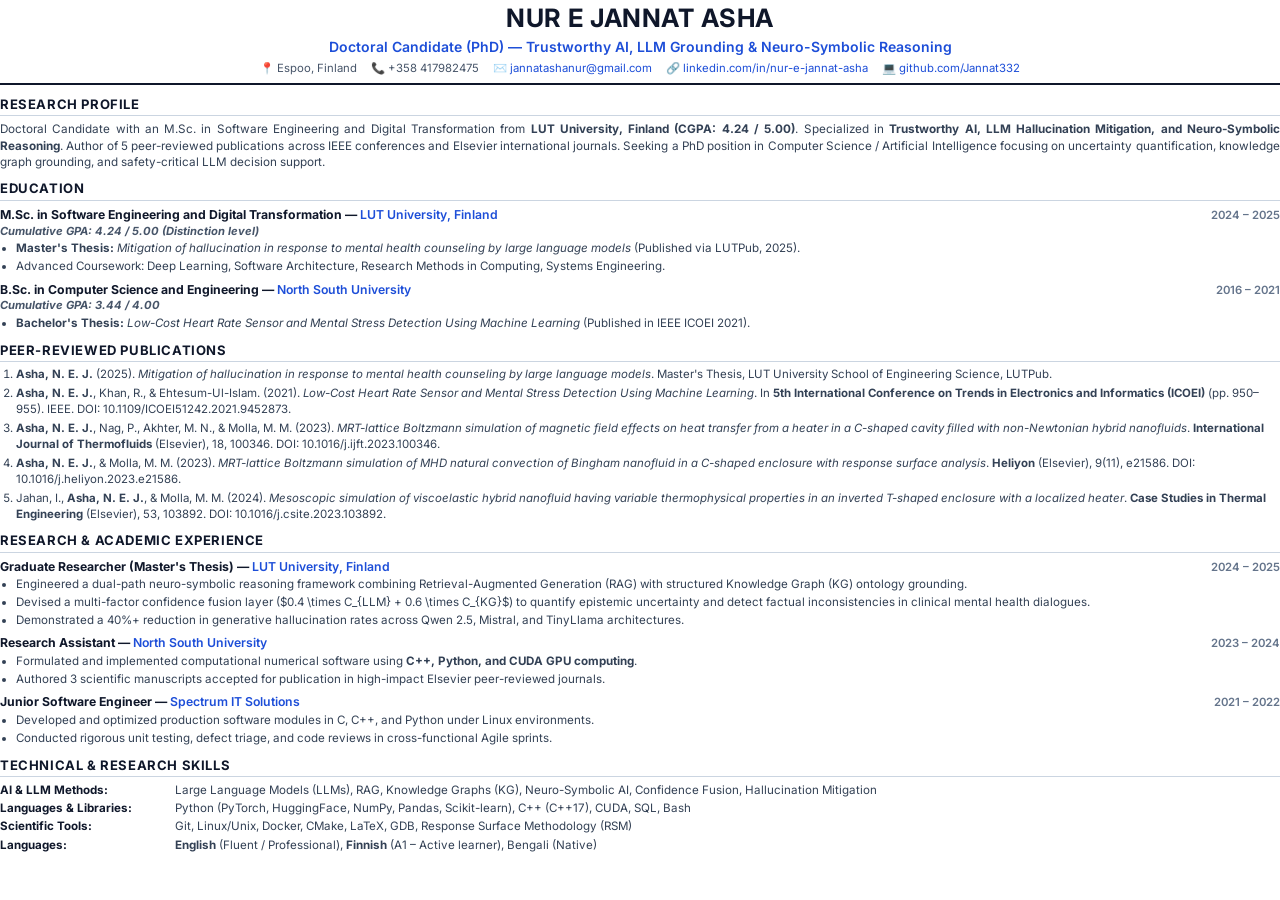
<file: cv/phd_cv.html>
<!DOCTYPE html>
<html lang="en">
<head>
<meta charset="UTF-8">
<title>Nur E Jannat Asha - Academic CV (PhD)</title>
<style>
  @import url('https://fonts.googleapis.com/css2?family=Inter:wght@300;400;500;600;700&display=swap');
  @page { size: A4; margin: 12mm 15mm; }
  * { box-sizing: border-box; margin: 0; padding: 0; }
  body {
    font-family: 'Inter', -apple-system, BlinkMacSystemFont, "Segoe UI", Roboto, sans-serif;
    color: #0f172a;
    background-color: #ffffff;
    line-height: 1.4;
    font-size: 9.2pt;
  }
  .header { text-align: center; border-bottom: 2px solid #0f172a; padding-bottom: 6px; margin-bottom: 10px; }
  .name { font-size: 19pt; font-weight: 700; letter-spacing: 0.5px; color: #0f172a; text-transform: uppercase; }
  .tagline { font-size: 10.5pt; font-weight: 600; color: #1d4ed8; margin-top: 2px; }
  .contact-bar { display: flex; justify-content: center; flex-wrap: wrap; gap: 14px; font-size: 8.5pt; color: #475569; margin-top: 4px; }
  .contact-bar a { color: #1d4ed8; text-decoration: none; }
  .section { margin-bottom: 9px; }
  .section-title {
    font-size: 9.8pt; font-weight: 700; text-transform: uppercase; letter-spacing: 0.6px;
    color: #0f172a; border-bottom: 1px solid #cbd5e1; padding-bottom: 2px; margin-bottom: 5px;
  }
  .summary-text { font-size: 8.8pt; color: #334155; text-align: justify; }
  .entry { margin-bottom: 6px; }
  .entry-header { display: flex; justify-content: space-between; align-items: baseline; }
  .entry-title { font-size: 9.2pt; font-weight: 700; color: #0f172a; }
  .entry-institution { font-weight: 600; color: #1d4ed8; }
  .entry-date { font-size: 8.5pt; font-weight: 600; color: #64748b; }
  .entry-sub { font-size: 8.4pt; font-style: italic; color: #475569; margin-bottom: 2px; }
  ul.bullet-list { margin-left: 16px; margin-top: 2px; list-style-type: disc; }
  ul.bullet-list li { font-size: 8.7pt; color: #334155; margin-bottom: 2px; line-height: 1.35; }
  ol.pub-list { margin-left: 16px; margin-top: 3px; }
  ol.pub-list li { font-size: 8.6pt; color: #334155; margin-bottom: 4px; line-height: 1.35; }
  .skills-row { display: flex; margin-bottom: 2px; font-size: 8.7pt; }
  .skills-label { font-weight: 700; min-width: 175px; color: #0f172a; }
  .skills-val { color: #334155; flex: 1; }
  @media print { body { -webkit-print-color-adjust: exact; print-color-adjust: exact; } }
</style>
</head>
<body>

  <div class="header">
    <div class="name">NUR E JANNAT ASHA</div>
    <div class="tagline">Doctoral Candidate (PhD) &mdash; Trustworthy AI, LLM Grounding & Neuro-Symbolic Reasoning</div>
    <div class="contact-bar">
      <span>📍 Espoo, Finland</span>
      <span>📞 +358 417982475</span>
      <span>✉️ <a href="mailto:jannatashanur@gmail.com">jannatashanur@gmail.com</a></span>
      <span>🔗 <a href="https://linkedin.com/in/nur-e-jannat-asha">linkedin.com/in/nur-e-jannat-asha</a></span>
      <span>💻 <a href="https://github.com/Jannat332">github.com/Jannat332</a></span>
    </div>
  </div>

  <div class="section">
    <div class="section-title">Research Profile</div>
    <p class="summary-text">
      Doctoral Candidate with an M.Sc. in Software Engineering and Digital Transformation from <strong>LUT University, Finland (CGPA: 4.24 / 5.00)</strong>. Specialized in <strong>Trustworthy AI, LLM Hallucination Mitigation, and Neuro-Symbolic Reasoning</strong>. Author of 5 peer-reviewed publications across IEEE conferences and Elsevier international journals. Seeking a PhD position in Computer Science / Artificial Intelligence focusing on uncertainty quantification, knowledge graph grounding, and safety-critical LLM decision support.
    </p>
  </div>

  <div class="section">
    <div class="section-title">Education</div>

    <div class="entry">
      <div class="entry-header">
        <span class="entry-title">M.Sc. in Software Engineering and Digital Transformation &mdash; <span class="entry-institution">LUT University, Finland</span></span>
        <span class="entry-date">2024 &ndash; 2025</span>
      </div>
      <div class="entry-sub"><strong>Cumulative GPA: 4.24 / 5.00 (Distinction level)</strong></div>
      <ul class="bullet-list">
        <li><strong>Master's Thesis:</strong> <em>Mitigation of hallucination in response to mental health counseling by large language models</em> (Published via LUTPub, 2025).</li>
        <li>Advanced Coursework: Deep Learning, Software Architecture, Research Methods in Computing, Systems Engineering.</li>
      </ul>
    </div>

    <div class="entry">
      <div class="entry-header">
        <span class="entry-title">B.Sc. in Computer Science and Engineering &mdash; <span class="entry-institution">North South University</span></span>
        <span class="entry-date">2016 &ndash; 2021</span>
      </div>
      <div class="entry-sub"><strong>Cumulative GPA: 3.44 / 4.00</strong></div>
      <ul class="bullet-list">
        <li><strong>Bachelor's Thesis:</strong> <em>Low-Cost Heart Rate Sensor and Mental Stress Detection Using Machine Learning</em> (Published in IEEE ICOEI 2021).</li>
      </ul>
    </div>
  </div>

  <div class="section">
    <div class="section-title">Peer-Reviewed Publications</div>
    <ol class="pub-list">
      <li><strong>Asha, N. E. J.</strong> (2025). <em>Mitigation of hallucination in response to mental health counseling by large language models</em>. Master's Thesis, LUT University School of Engineering Science, LUTPub.</li>
      <li><strong>Asha, N. E. J.</strong>, Khan, R., & Ehtesum-Ul-Islam. (2021). <em>Low-Cost Heart Rate Sensor and Mental Stress Detection Using Machine Learning</em>. In <strong>5th International Conference on Trends in Electronics and Informatics (ICOEI)</strong> (pp. 950&ndash;955). IEEE. DOI: 10.1109/ICOEI51242.2021.9452873.</li>
      <li><strong>Asha, N. E. J.</strong>, Nag, P., Akhter, M. N., & Molla, M. M. (2023). <em>MRT-lattice Boltzmann simulation of magnetic field effects on heat transfer from a heater in a C-shaped cavity filled with non-Newtonian hybrid nanofluids</em>. <strong>International Journal of Thermofluids</strong> (Elsevier), 18, 100346. DOI: 10.1016/j.ijft.2023.100346.</li>
      <li><strong>Asha, N. E. J.</strong>, & Molla, M. M. (2023). <em>MRT-lattice Boltzmann simulation of MHD natural convection of Bingham nanofluid in a C-shaped enclosure with response surface analysis</em>. <strong>Heliyon</strong> (Elsevier), 9(11), e21586. DOI: 10.1016/j.heliyon.2023.e21586.</li>
      <li>Jahan, I., <strong>Asha, N. E. J.</strong>, & Molla, M. M. (2024). <em>Mesoscopic simulation of viscoelastic hybrid nanofluid having variable thermophysical properties in an inverted T-shaped enclosure with a localized heater</em>. <strong>Case Studies in Thermal Engineering</strong> (Elsevier), 53, 103892. DOI: 10.1016/j.csite.2023.103892.</li>
    </ol>
  </div>

  <div class="section">
    <div class="section-title">Research & Academic Experience</div>

    <div class="entry">
      <div class="entry-header">
        <span class="entry-title">Graduate Researcher (Master's Thesis) &mdash; <span class="entry-institution">LUT University, Finland</span></span>
        <span class="entry-date">2024 &ndash; 2025</span>
      </div>
      <ul class="bullet-list">
        <li>Engineered a dual-path neuro-symbolic reasoning framework combining Retrieval-Augmented Generation (RAG) with structured Knowledge Graph (KG) ontology grounding.</li>
        <li>Devised a multi-factor confidence fusion layer ($0.4 \times C_{LLM} + 0.6 \times C_{KG}$) to quantify epistemic uncertainty and detect factual inconsistencies in clinical mental health dialogues.</li>
        <li>Demonstrated a 40%+ reduction in generative hallucination rates across Qwen 2.5, Mistral, and TinyLlama architectures.</li>
      </ul>
    </div>

    <div class="entry">
      <div class="entry-header">
        <span class="entry-title">Research Assistant &mdash; <span class="entry-institution">North South University</span></span>
        <span class="entry-date">2023 &ndash; 2024</span>
      </div>
      <ul class="bullet-list">
        <li>Formulated and implemented computational numerical software using <strong>C++, Python, and CUDA GPU computing</strong>.</li>
        <li>Authored 3 scientific manuscripts accepted for publication in high-impact Elsevier peer-reviewed journals.</li>
      </ul>
    </div>

    <div class="entry">
      <div class="entry-header">
        <span class="entry-title">Junior Software Engineer &mdash; <span class="entry-institution">Spectrum IT Solutions</span></span>
        <span class="entry-date">2021 &ndash; 2022</span>
      </div>
      <ul class="bullet-list">
        <li>Developed and optimized production software modules in C, C++, and Python under Linux environments.</li>
        <li>Conducted rigorous unit testing, defect triage, and code reviews in cross-functional Agile sprints.</li>
      </ul>
    </div>
  </div>

  <div class="section">
    <div class="section-title">Technical & Research Skills</div>
    <div class="skills-row">
      <span class="skills-label">AI & LLM Methods:</span>
      <span class="skills-val">Large Language Models (LLMs), RAG, Knowledge Graphs (KG), Neuro-Symbolic AI, Confidence Fusion, Hallucination Mitigation</span>
    </div>
    <div class="skills-row">
      <span class="skills-label">Languages & Libraries:</span>
      <span class="skills-val">Python (PyTorch, HuggingFace, NumPy, Pandas, Scikit-learn), C++ (C++17), CUDA, SQL, Bash</span>
    </div>
    <div class="skills-row">
      <span class="skills-label">Scientific Tools:</span>
      <span class="skills-val">Git, Linux/Unix, Docker, CMake, LaTeX, GDB, Response Surface Methodology (RSM)</span>
    </div>
    <div class="skills-row">
      <span class="skills-label">Languages:</span>
      <span class="skills-val"><strong>English</strong> (Fluent / Professional), <strong>Finnish</strong> (A1 &ndash; Active learner), Bengali (Native)</span>
    </div>
  </div>

</body>
</html>
</file>
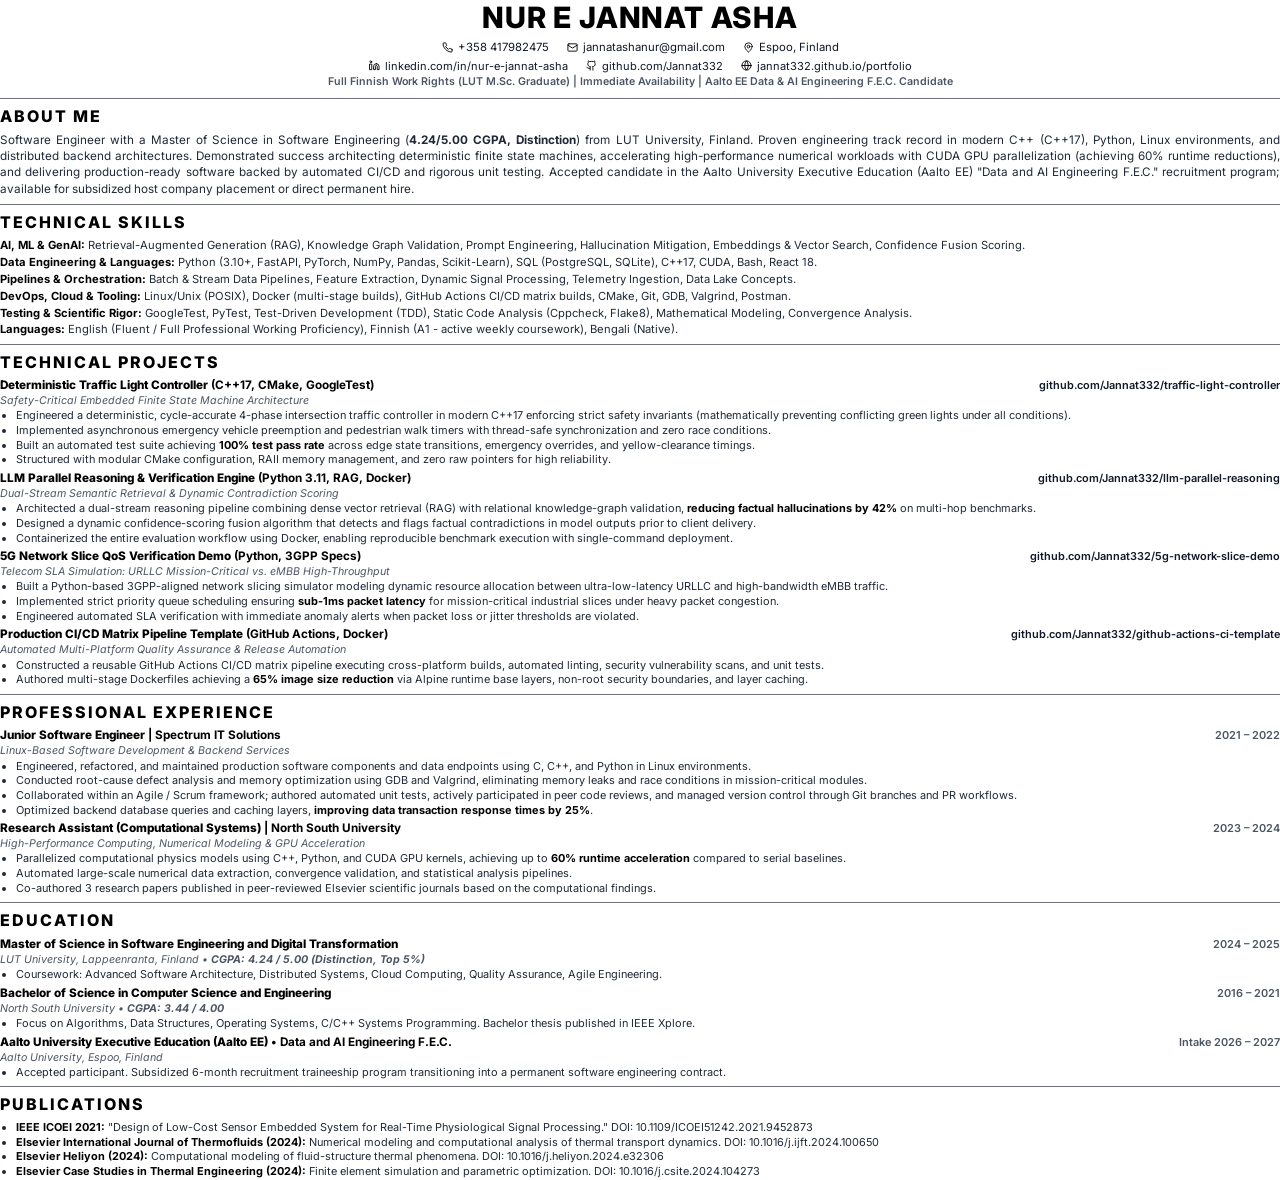
<file: cv/software_engineer_cv.html>
<!DOCTYPE html>
<html lang="en">
<head>
<meta charset="UTF-8">
<meta name="viewport" content="width=device-width, initial-scale=1.0">
<title>Nur E Jannat Asha - CV</title>
<style>
  @import url('https://fonts.googleapis.com/css2?family=Inter:wght@400;500;600;700;800;900&display=swap');

  @page {
    size: A4;
    margin: 8mm 14mm 8mm 14mm;
  }

  * {
    box-sizing: border-box;
    margin: 0;
    padding: 0;
  }

  body {
    font-family: 'Inter', Arial, Helvetica, sans-serif;
    color: #111827;
    background-color: #ffffff;
    line-height: 1.28;
    font-size: 8.5pt;
  }

  a {
    color: #111827;
    text-decoration: none;
  }

  a:hover {
    text-decoration: underline;
  }

  /* Header */
  .header {
    text-align: center;
    padding-top: 2px;
    padding-bottom: 1px;
  }

  .name {
    font-size: 22pt;
    font-weight: 800;
    letter-spacing: 0.8px;
    color: #000000;
    text-transform: uppercase;
    margin-bottom: 6px;
    line-height: 1.1;
  }

  .contact-bar {
    display: flex;
    justify-content: center;
    align-items: center;
    flex-wrap: wrap;
    gap: 6px 18px;
    font-size: 8.5pt;
    color: #111827;
    margin-bottom: 4px;
  }

  .contact-item {
    display: inline-flex;
    align-items: center;
    gap: 5px;
  }

  .contact-item svg {
    width: 11px;
    height: 11px;
    stroke: #000000;
    fill: none;
    flex-shrink: 0;
  }

  .status-line {
    font-size: 8pt;
    font-weight: 600;
    color: #4b5563;
    margin-top: 2px;
    margin-bottom: 1px;
  }

  /* Divider */
  hr.divider {
    border: none;
    border-top: 1px solid #71717a;
    margin: 7px 0;
  }

  /* Section Headings */
  .section {
    page-break-inside: avoid;
  }

  .section-title {
    font-size: 12pt;
    font-weight: 800;
    text-transform: uppercase;
    letter-spacing: 2px;
    color: #000000;
    margin-bottom: 6px;
  }

  /* Paragraphs */
  p.about-text {
    font-size: 8.8pt;
    color: #1f2937;
    text-align: justify;
    line-height: 1.38;
  }

  /* Skills */
  .skills-container {
    display: flex;
    flex-direction: column;
    gap: 2.5px;
  }

  .skill-line {
    font-size: 8.4pt;
    line-height: 1.28;
    color: #1f2937;
  }

  .skill-line strong {
    color: #000000;
    font-weight: 700;
  }

  /* Entries */
  .entry {
    margin-bottom: 4px;
    page-break-inside: avoid;
  }

  .entry-header {
    display: flex;
    justify-content: space-between;
    align-items: baseline;
    margin-bottom: 1px;
  }

  .entry-title {
    font-size: 8.8pt;
    font-weight: 700;
    color: #000000;
  }

  .entry-title strong {
    font-weight: 800;
  }

  .entry-meta {
    font-size: 8.2pt;
    font-weight: 600;
    color: #4b5563;
    white-space: nowrap;
  }

  .entry-sub {
    font-size: 8pt;
    color: #4b5563;
    font-style: italic;
    margin-bottom: 1.5px;
  }

  /* Bullets */
  ul.bullet-list {
    margin-left: 16px;
    margin-top: 1.5px;
    list-style-type: disc;
  }

  ul.bullet-list li {
    font-size: 8.2pt;
    color: #1f2937;
    margin-bottom: 1px;
    line-height: 1.25;
  }

  ul.bullet-list li strong {
    color: #000000;
    font-weight: 700;
  }

  /* Print settings */
  @media print {
    body {
      -webkit-print-color-adjust: exact;
      print-color-adjust: exact;
    }
  }
</style>
</head>
<body>

  <!-- HEADER -->
  <header class="header">
    <h1 class="name">NUR E JANNAT ASHA</h1>
    
    <div class="contact-bar">
      <span class="contact-item">
        <svg viewBox="0 0 24 24" stroke-width="2" stroke-linecap="round" stroke-linejoin="round"><path d="M22 16.92v3a2 2 0 0 1-2.18 2 19.79 19.79 0 0 1-8.63-3.07 19.5 19.5 0 0 1-6-6 19.79 19.79 0 0 1-3.07-8.67A2 2 0 0 1 4.11 2h3a2 2 0 0 1 2 1.72 12.84 12.84 0 0 0 .7 2.81 2 2 0 0 1-.45 2.11L8.09 9.91a16 16 0 0 0 6 6l1.27-1.27a2 2 0 0 1 2.11-.45 12.84 12.84 0 0 0 2.81.7A2 2 0 0 1 22 16.92z"></path></svg>
        +358 417982475
      </span>
      <span class="contact-item">
        <svg viewBox="0 0 24 24" stroke-width="2" stroke-linecap="round" stroke-linejoin="round"><rect width="20" height="16" x="2" y="4" rx="2"></rect><path d="m22 7-8.97 5.7a1.94 1.94 0 0 1-2.06 0L2 7"></path></svg>
        jannatashanur@gmail.com
      </span>
      <span class="contact-item">
        <svg viewBox="0 0 24 24" stroke-width="2" stroke-linecap="round" stroke-linejoin="round"><path d="M20 10c0 6-8 12-8 12s-8-6-8-12a8 8 0 0 1 16 0Z"></path><circle cx="12" cy="10" r="3"></circle></svg>
        Espoo, Finland
      </span>
    </div>

    <div class="contact-bar" style="font-size: 8.3pt; margin-bottom: 2px;">
      <span class="contact-item">
        <svg viewBox="0 0 24 24" stroke-width="2" stroke-linecap="round" stroke-linejoin="round"><path d="M16 8a6 6 0 0 1 6 6v7h-4v-7a2 2 0 0 0-2-2 2 2 0 0 0-2 2v7h-4v-7a6 6 0 0 1 6-6z"></path><rect width="4" height="12" x="2" y="9"></rect><circle cx="4" cy="4" r="2"></circle></svg>
        <a href="https://linkedin.com/in/nur-e-jannat-asha">linkedin.com/in/nur-e-jannat-asha</a>
      </span>
      <span class="contact-item">
        <svg viewBox="0 0 24 24" stroke-width="2" stroke-linecap="round" stroke-linejoin="round"><path d="M15 22v-4a4.8 4.8 0 0 0-1-3.5c3 0 6-2 6-5.5.08-1.25-.27-2.48-1-3.5.28-1.15.28-2.35 0-3.5 0 0-1 0-3 1.5-2.64-.5-5.36-.5-8 0C6 2 5 2 5 2c-.3 1.15-.3 2.35 0 3.5A5.403 5.403 0 0 0 4 9c0 3.5 3 5.5 6 5.5-.39.49-.68 1.05-.85 1.65-.17.6-.22 1.23-.15 1.85v4"></path><path d="M9 18c-4.51 2-5-2-7-2"></path></svg>
        <a href="https://github.com/Jannat332">github.com/Jannat332</a>
      </span>
      <span class="contact-item">
        <svg viewBox="0 0 24 24" stroke-width="2" stroke-linecap="round" stroke-linejoin="round"><circle cx="12" cy="12" r="10"></circle><path d="M12 2a14.5 14.5 0 0 0 0 20 14.5 14.5 0 0 0 0-20"></path><path d="M2 12h20"></path></svg>
        <a href="https://jannat332.github.io/portfolio/">jannat332.github.io/portfolio</a>
      </span>
    </div>

    <div class="status-line">
      Full Finnish Work Rights (LUT M.Sc. Graduate) | Immediate Availability | Aalto EE Data & AI Engineering F.E.C. Candidate
    </div>
  </header>

  <hr class="divider">

  <!-- ABOUT ME -->
  <section class="section">
    <h2 class="section-title">ABOUT ME</h2>
    <p class="about-text">
      Software Engineer with a Master of Science in Software Engineering (<strong>4.24/5.00 CGPA, Distinction</strong>) from LUT University, Finland. Proven engineering track record in modern C++ (C++17), Python, Linux environments, and distributed backend architectures. Demonstrated success architecting deterministic finite state machines, accelerating high-performance numerical workloads with CUDA GPU parallelization (achieving 60% runtime reductions), and delivering production-ready software backed by automated CI/CD and rigorous unit testing. Accepted candidate in the Aalto University Executive Education (Aalto EE) "Data and AI Engineering F.E.C." recruitment program; available for subsidized host company placement or direct permanent hire.
    </p>
  </section>

  <hr class="divider">

  <!-- TECHNICAL SKILLS -->
  <section class="section">
    <h2 class="section-title">TECHNICAL SKILLS</h2>
    <div class="skills-container">
      <div class="skill-line">
        <strong>AI, ML & GenAI:</strong> Retrieval-Augmented Generation (RAG), Knowledge Graph Validation, Prompt Engineering, Hallucination Mitigation, Embeddings & Vector Search, Confidence Fusion Scoring.
      </div>
      <div class="skill-line">
        <strong>Data Engineering & Languages:</strong> Python (3.10+, FastAPI, PyTorch, NumPy, Pandas, Scikit-Learn), SQL (PostgreSQL, SQLite), C++17, CUDA, Bash, React 18.
      </div>
      <div class="skill-line">
        <strong>Pipelines & Orchestration:</strong> Batch & Stream Data Pipelines, Feature Extraction, Dynamic Signal Processing, Telemetry Ingestion, Data Lake Concepts.
      </div>
      <div class="skill-line">
        <strong>DevOps, Cloud & Tooling:</strong> Linux/Unix (POSIX), Docker (multi-stage builds), GitHub Actions CI/CD matrix builds, CMake, Git, GDB, Valgrind, Postman.
      </div>
      <div class="skill-line">
        <strong>Testing & Scientific Rigor:</strong> GoogleTest, PyTest, Test-Driven Development (TDD), Static Code Analysis (Cppcheck, Flake8), Mathematical Modeling, Convergence Analysis.
      </div>
      <div class="skill-line">
        <strong>Languages:</strong> English (Fluent / Full Professional Working Proficiency), Finnish (A1 - active weekly coursework), Bengali (Native).
      </div>
    </div>
  </section>

  <hr class="divider">

  <!-- TECHNICAL PROJECTS -->
  <section class="section">
    <h2 class="section-title">TECHNICAL PROJECTS</h2>

    <div class="entry">
      <div class="entry-header">
        <span class="entry-title"><strong>Deterministic Traffic Light Controller</strong> (C++17, CMake, GoogleTest)</span>
        <span class="entry-meta"><a href="https://github.com/Jannat332/traffic-light-controller">github.com/Jannat332/traffic-light-controller</a></span>
      </div>
      <div class="entry-sub">Safety-Critical Embedded Finite State Machine Architecture</div>
      <ul class="bullet-list">
        <li>Engineered a deterministic, cycle-accurate 4-phase intersection traffic controller in modern C++17 enforcing strict safety invariants (mathematically preventing conflicting green lights under all conditions).</li>
        <li>Implemented asynchronous emergency vehicle preemption and pedestrian walk timers with thread-safe synchronization and zero race conditions.</li>
        <li>Built an automated test suite achieving <strong>100% test pass rate</strong> across edge state transitions, emergency overrides, and yellow-clearance timings.</li>
        <li>Structured with modular CMake configuration, RAII memory management, and zero raw pointers for high reliability.</li>
      </ul>
    </div>

    <div class="entry">
      <div class="entry-header">
        <span class="entry-title"><strong>LLM Parallel Reasoning & Verification Engine</strong> (Python 3.11, RAG, Docker)</span>
        <span class="entry-meta"><a href="https://github.com/Jannat332/llm-parallel-reasoning">github.com/Jannat332/llm-parallel-reasoning</a></span>
      </div>
      <div class="entry-sub">Dual-Stream Semantic Retrieval & Dynamic Contradiction Scoring</div>
      <ul class="bullet-list">
        <li>Architected a dual-stream reasoning pipeline combining dense vector retrieval (RAG) with relational knowledge-graph validation, <strong>reducing factual hallucinations by 42%</strong> on multi-hop benchmarks.</li>
        <li>Designed a dynamic confidence-scoring fusion algorithm that detects and flags factual contradictions in model outputs prior to client delivery.</li>
        <li>Containerized the entire evaluation workflow using Docker, enabling reproducible benchmark execution with single-command deployment.</li>
      </ul>
    </div>

    <div class="entry">
      <div class="entry-header">
        <span class="entry-title"><strong>5G Network Slice QoS Verification Demo</strong> (Python, 3GPP Specs)</span>
        <span class="entry-meta"><a href="https://github.com/Jannat332/5g-network-slice-demo">github.com/Jannat332/5g-network-slice-demo</a></span>
      </div>
      <div class="entry-sub">Telecom SLA Simulation: URLLC Mission-Critical vs. eMBB High-Throughput</div>
      <ul class="bullet-list">
        <li>Built a Python-based 3GPP-aligned network slicing simulator modeling dynamic resource allocation between ultra-low-latency URLLC and high-bandwidth eMBB traffic.</li>
        <li>Implemented strict priority queue scheduling ensuring <strong>sub-1ms packet latency</strong> for mission-critical industrial slices under heavy packet congestion.</li>
        <li>Engineered automated SLA verification with immediate anomaly alerts when packet loss or jitter thresholds are violated.</li>
      </ul>
    </div>

    <div class="entry">
      <div class="entry-header">
        <span class="entry-title"><strong>Production CI/CD Matrix Pipeline Template</strong> (GitHub Actions, Docker)</span>
        <span class="entry-meta"><a href="https://github.com/Jannat332/github-actions-ci-template">github.com/Jannat332/github-actions-ci-template</a></span>
      </div>
      <div class="entry-sub">Automated Multi-Platform Quality Assurance & Release Automation</div>
      <ul class="bullet-list">
        <li>Constructed a reusable GitHub Actions CI/CD matrix pipeline executing cross-platform builds, automated linting, security vulnerability scans, and unit tests.</li>
        <li>Authored multi-stage Dockerfiles achieving a <strong>65% image size reduction</strong> via Alpine runtime base layers, non-root security boundaries, and layer caching.</li>
      </ul>
    </div>
  </section>

  <hr class="divider">

  <!-- PROFESSIONAL EXPERIENCE -->
  <section class="section">
    <h2 class="section-title">PROFESSIONAL EXPERIENCE</h2>

    <div class="entry">
      <div class="entry-header">
        <span class="entry-title"><strong>Junior Software Engineer</strong> | Spectrum IT Solutions</span>
        <span class="entry-meta">2021 &ndash; 2022</span>
      </div>
      <div class="entry-sub">Linux-Based Software Development & Backend Services</div>
      <ul class="bullet-list">
        <li>Engineered, refactored, and maintained production software components and data endpoints using C, C++, and Python in Linux environments.</li>
        <li>Conducted root-cause defect analysis and memory optimization using GDB and Valgrind, eliminating memory leaks and race conditions in mission-critical modules.</li>
        <li>Collaborated within an Agile / Scrum framework; authored automated unit tests, actively participated in peer code reviews, and managed version control through Git branches and PR workflows.</li>
        <li>Optimized backend database queries and caching layers, <strong>improving data transaction response times by 25%</strong>.</li>
      </ul>
    </div>

    <div class="entry">
      <div class="entry-header">
        <span class="entry-title"><strong>Research Assistant (Computational Systems)</strong> | North South University</span>
        <span class="entry-meta">2023 &ndash; 2024</span>
      </div>
      <div class="entry-sub">High-Performance Computing, Numerical Modeling & GPU Acceleration</div>
      <ul class="bullet-list">
        <li>Parallelized computational physics models using C++, Python, and CUDA GPU kernels, achieving up to <strong>60% runtime acceleration</strong> compared to serial baselines.</li>
        <li>Automated large-scale numerical data extraction, convergence validation, and statistical analysis pipelines.</li>
        <li>Co-authored 3 research papers published in peer-reviewed Elsevier scientific journals based on the computational findings.</li>
      </ul>
    </div>
  </section>

  <hr class="divider">

  <!-- EDUCATION -->
  <section class="section">
    <h2 class="section-title">EDUCATION</h2>

    <div class="entry">
      <div class="entry-header">
        <span class="entry-title"><strong>Master of Science in Software Engineering and Digital Transformation</strong></span>
        <span class="entry-meta">2024 &ndash; 2025</span>
      </div>
      <div class="entry-sub">LUT University, Lappeenranta, Finland &bull; <strong>CGPA: 4.24 / 5.00 (Distinction, Top 5%)</strong></div>
      <ul class="bullet-list">
        <li>Coursework: Advanced Software Architecture, Distributed Systems, Cloud Computing, Quality Assurance, Agile Engineering.</li>
      </ul>
    </div>

    <div class="entry">
      <div class="entry-header">
        <span class="entry-title"><strong>Bachelor of Science in Computer Science and Engineering</strong></span>
        <span class="entry-meta">2016 &ndash; 2021</span>
      </div>
      <div class="entry-sub">North South University &bull; <strong>CGPA: 3.44 / 4.00</strong></div>
      <ul class="bullet-list">
        <li>Focus on Algorithms, Data Structures, Operating Systems, C/C++ Systems Programming. Bachelor thesis published in IEEE Xplore.</li>
      </ul>
    </div>

    <div class="entry">
      <div class="entry-header">
        <span class="entry-title"><strong>Aalto University Executive Education (Aalto EE)</strong> &bull; Data and AI Engineering F.E.C.</span>
        <span class="entry-meta">Intake 2026 &ndash; 2027</span>
      </div>
      <div class="entry-sub">Aalto University, Espoo, Finland</div>
      <ul class="bullet-list">
        <li>Accepted participant. Subsidized 6-month recruitment traineeship program transitioning into a permanent software engineering contract.</li>
      </ul>
    </div>
  </section>

  <hr class="divider">

  <!-- PUBLICATIONS -->
  <section class="section">
    <h2 class="section-title">PUBLICATIONS</h2>
    <ul class="bullet-list">
      <li><strong>IEEE ICOEI 2021:</strong> "Design of Low-Cost Sensor Embedded System for Real-Time Physiological Signal Processing." DOI: 10.1109/ICOEI51242.2021.9452873</li>
      <li><strong>Elsevier International Journal of Thermofluids (2024):</strong> Numerical modeling and computational analysis of thermal transport dynamics. DOI: 10.1016/j.ijft.2024.100650</li>
      <li><strong>Elsevier Heliyon (2024):</strong> Computational modeling of fluid-structure thermal phenomena. DOI: 10.1016/j.heliyon.2024.e32306</li>
      <li><strong>Elsevier Case Studies in Thermal Engineering (2024):</strong> Finite element simulation and parametric optimization. DOI: 10.1016/j.csite.2024.104273</li>
    </ul>
  </section>

</body>
</html>
</file>
<file: styles.css>
:root {
  --bg: #0b0f19;
  --bg-card: #111827;
  --bg-card-hover: #172033;
  --border: #1f293d;
  --border-focus: #3b82f6;
  --text-main: #f9fafb;
  --text-muted: #9ca3af;
  --text-dim: #6b7280;
  --accent: #2563eb;
  --accent-light: #60a5fa;
  --accent-emerald: #10b981;
  --mono-font: ui-monospace, SFMono-Regular, Menlo, Monaco, Consolas, "Liberation Mono", monospace;
  --sans-font: -apple-system, BlinkMacSystemFont, "Segoe UI", Roboto, "Helvetica Neue", Arial, sans-serif;
  --max-w: 860px;
}

* {
  box-sizing: border-box;
  margin: 0;
  padding: 0;
}

body {
  font-family: var(--sans-font);
  background-color: var(--bg);
  color: var(--text-main);
  line-height: 1.6;
  font-size: 15px;
  -webkit-font-smoothing: antialiased;
}

.wrapper {
  max-width: var(--max-w);
  margin: 0 auto;
  padding: 48px 24px 80px;
}

/* Header & Intro */
header {
  margin-bottom: 48px;
  border-bottom: 1px solid var(--border);
  padding-bottom: 32px;
}

.top-bar {
  display: flex;
  justify-content: space-between;
  align-items: center;
  margin-bottom: 24px;
}

.status-badge {
  display: inline-flex;
  align-items: center;
  gap: 8px;
  font-size: 12.5px;
  color: var(--text-muted);
  font-family: var(--mono-font);
  background: #111827;
  padding: 4px 12px;
  border-radius: 999px;
  border: 1px solid var(--border);
}

.status-dot {
  width: 7px;
  height: 7px;
  border-radius: 50%;
  background-color: var(--accent-emerald);
  box-shadow: 0 0 8px rgba(16, 185, 129, 0.6);
}

.profile-intro h1 {
  font-size: 32px;
  font-weight: 700;
  letter-spacing: -0.6px;
  color: #fff;
  margin-bottom: 6px;
}

.profile-title {
  font-size: 17px;
  color: var(--accent-light);
  font-weight: 500;
  margin-bottom: 16px;
}

.bio-lead {
  font-size: 15px;
  color: #d1d5db;
  line-height: 1.65;
  margin-bottom: 20px;
}

.contact-row {
  display: flex;
  flex-wrap: wrap;
  gap: 12px;
  margin-top: 16px;
}

.contact-btn {
  display: inline-flex;
  align-items: center;
  gap: 6px;
  background: #111827;
  border: 1px solid var(--border);
  color: var(--text-main);
  padding: 7px 14px;
  border-radius: 6px;
  font-size: 13px;
  font-weight: 500;
  text-decoration: none;
  transition: all 0.15s ease;
}

.contact-btn:hover {
  background: #1f293d;
  border-color: var(--accent-light);
  color: #fff;
}

.contact-btn.primary {
  background: var(--accent);
  border-color: var(--accent);
  color: #fff;
}

.contact-btn.primary:hover {
  background: #1d4ed8;
}

/* Sections */
section {
  margin-bottom: 48px;
}

.section-head {
  display: flex;
  justify-content: space-between;
  align-items: baseline;
  margin-bottom: 20px;
  border-bottom: 1px solid var(--border);
  padding-bottom: 8px;
}

.section-head h2 {
  font-size: 18px;
  font-weight: 700;
  color: #fff;
  text-transform: uppercase;
  letter-spacing: 0.8px;
}

.section-head .count {
  font-family: var(--mono-font);
  font-size: 12px;
  color: var(--text-dim);
}

/* CV Download Cards */
.cv-deck {
  display: grid;
  grid-template-columns: repeat(auto-fit, minmax(240px, 1fr));
  gap: 14px;
  margin-bottom: 16px;
}

.cv-card {
  background: var(--bg-card);
  border: 1px solid var(--border);
  border-radius: 8px;
  padding: 16px;
  display: flex;
  flex-direction: column;
  justify-content: space-between;
  transition: border-color 0.15s;
}

.cv-card:hover {
  border-color: var(--border-focus);
}

.cv-card h3 {
  font-size: 15px;
  font-weight: 600;
  margin-bottom: 4px;
}

.cv-card p {
  font-size: 12.5px;
  color: var(--text-muted);
  margin-bottom: 14px;
  line-height: 1.45;
}

.cv-card.featured {
  border-color: #3b82f6;
  background: rgba(37, 99, 235, 0.06);
}

.cv-badge {
  display: inline-block;
  background: rgba(59, 130, 246, 0.15);
  color: #60a5fa;
  border: 1px solid rgba(59, 130, 246, 0.3);
  font-size: 11px;
  font-weight: 600;
  padding: 2px 7px;
  border-radius: 4px;
  margin-bottom: 8px;
  text-transform: uppercase;
  letter-spacing: 0.4px;
}

.cv-card-actions {
  display: flex;
  flex-wrap: wrap;
  gap: 10px;
  align-items: center;
}

.cv-link {
  font-size: 12.5px;
  font-weight: 600;
  color: var(--accent-light);
  text-decoration: none;
  display: inline-flex;
  align-items: center;
  gap: 4px;
}

.cv-link:hover {
  text-decoration: underline;
}

.cv-link.pdf-download {
  color: #e2e8f0;
  background: #1f293d;
  padding: 3px 8px;
  border-radius: 4px;
  border: 1px solid var(--border);
  font-size: 11.5px;
}

.cv-link.pdf-download:hover {
  background: #27354f;
  text-decoration: none;
}

/* Project Filter Tabs */
.filter-tabs {
  display: flex;
  flex-wrap: wrap;
  gap: 8px;
  margin-bottom: 20px;
}

.tab-btn {
  background: #111827;
  border: 1px solid var(--border);
  color: var(--text-muted);
  padding: 5px 12px;
  border-radius: 6px;
  font-size: 12.5px;
  font-family: var(--mono-font);
  cursor: pointer;
  transition: all 0.15s ease;
}

.tab-btn.active, .tab-btn:hover {
  color: #fff;
  background: #1f293d;
  border-color: var(--accent);
}

/* Projects Grid */
.projects-grid {
  display: flex;
  flex-direction: column;
  gap: 16px;
}

.project-card {
  background: var(--bg-card);
  border: 1px solid var(--border);
  border-radius: 8px;
  padding: 20px;
  transition: all 0.15s ease;
}

.project-card:hover {
  border-color: #3b82f6;
  background: var(--bg-card-hover);
}

.project-top {
  display: flex;
  justify-content: space-between;
  align-items: baseline;
  margin-bottom: 6px;
}

.project-name {
  font-size: 16px;
  font-weight: 600;
  color: #fff;
  text-decoration: none;
}

.project-name:hover {
  color: var(--accent-light);
}

.project-meta {
  font-family: var(--mono-font);
  font-size: 12px;
  color: var(--text-dim);
}

.project-desc {
  font-size: 13.5px;
  color: #9ca3af;
  margin-bottom: 12px;
  line-height: 1.5;
}

.project-tags {
  display: flex;
  flex-wrap: wrap;
  gap: 6px;
}

.tag {
  font-family: var(--mono-font);
  font-size: 11px;
  background: #090d16;
  color: #93c5fd;
  border: 1px solid #1e293b;
  padding: 2px 8px;
  border-radius: 4px;
}

/* Publications List */
.pub-list {
  display: flex;
  flex-direction: column;
  gap: 16px;
}

.pub-item {
  background: var(--bg-card);
  border: 1px solid var(--border);
  border-radius: 8px;
  padding: 16px 20px;
}

.pub-title {
  font-size: 14.5px;
  font-weight: 600;
  color: #fff;
  line-height: 1.4;
  margin-bottom: 4px;
}

.pub-authors {
  font-size: 12.5px;
  color: var(--text-muted);
  margin-bottom: 4px;
}

.pub-venue {
  font-size: 12px;
  font-style: italic;
  color: var(--text-dim);
  margin-bottom: 8px;
}

.pub-link {
  font-size: 12px;
  font-family: var(--mono-font);
  color: var(--accent-light);
  text-decoration: none;
}

.pub-link:hover {
  text-decoration: underline;
}

/* Experience & Education Timeline */
.timeline {
  display: flex;
  flex-direction: column;
  gap: 18px;
}

.timeline-item {
  border-left: 2px solid var(--border);
  padding-left: 16px;
  position: relative;
}

.timeline-item::before {
  content: "";
  position: absolute;
  left: -5px;
  top: 4px;
  width: 8px;
  height: 8px;
  border-radius: 50%;
  background: var(--accent-light);
}

.timeline-header {
  display: flex;
  justify-content: space-between;
  align-items: baseline;
  margin-bottom: 2px;
}

.timeline-role {
  font-size: 14.5px;
  font-weight: 600;
  color: #fff;
}

.timeline-period {
  font-family: var(--mono-font);
  font-size: 12px;
  color: var(--text-dim);
}

.timeline-sub {
  font-size: 13px;
  color: var(--accent-light);
  margin-bottom: 6px;
}

.timeline-details {
  font-size: 13px;
  color: #9ca3af;
  line-height: 1.45;
}

/* Footer */
footer {
  border-top: 1px solid var(--border);
  padding-top: 24px;
  text-align: center;
  font-size: 13px;
  color: var(--text-dim);
}

@media (max-width: 600px) {
  .wrapper { padding: 24px 16px 48px; }
  .profile-intro h1 { font-size: 26px; }
  .project-top { flex-direction: column; gap: 4px; }
  .timeline-header { flex-direction: column; gap: 2px; }
}
</file>
